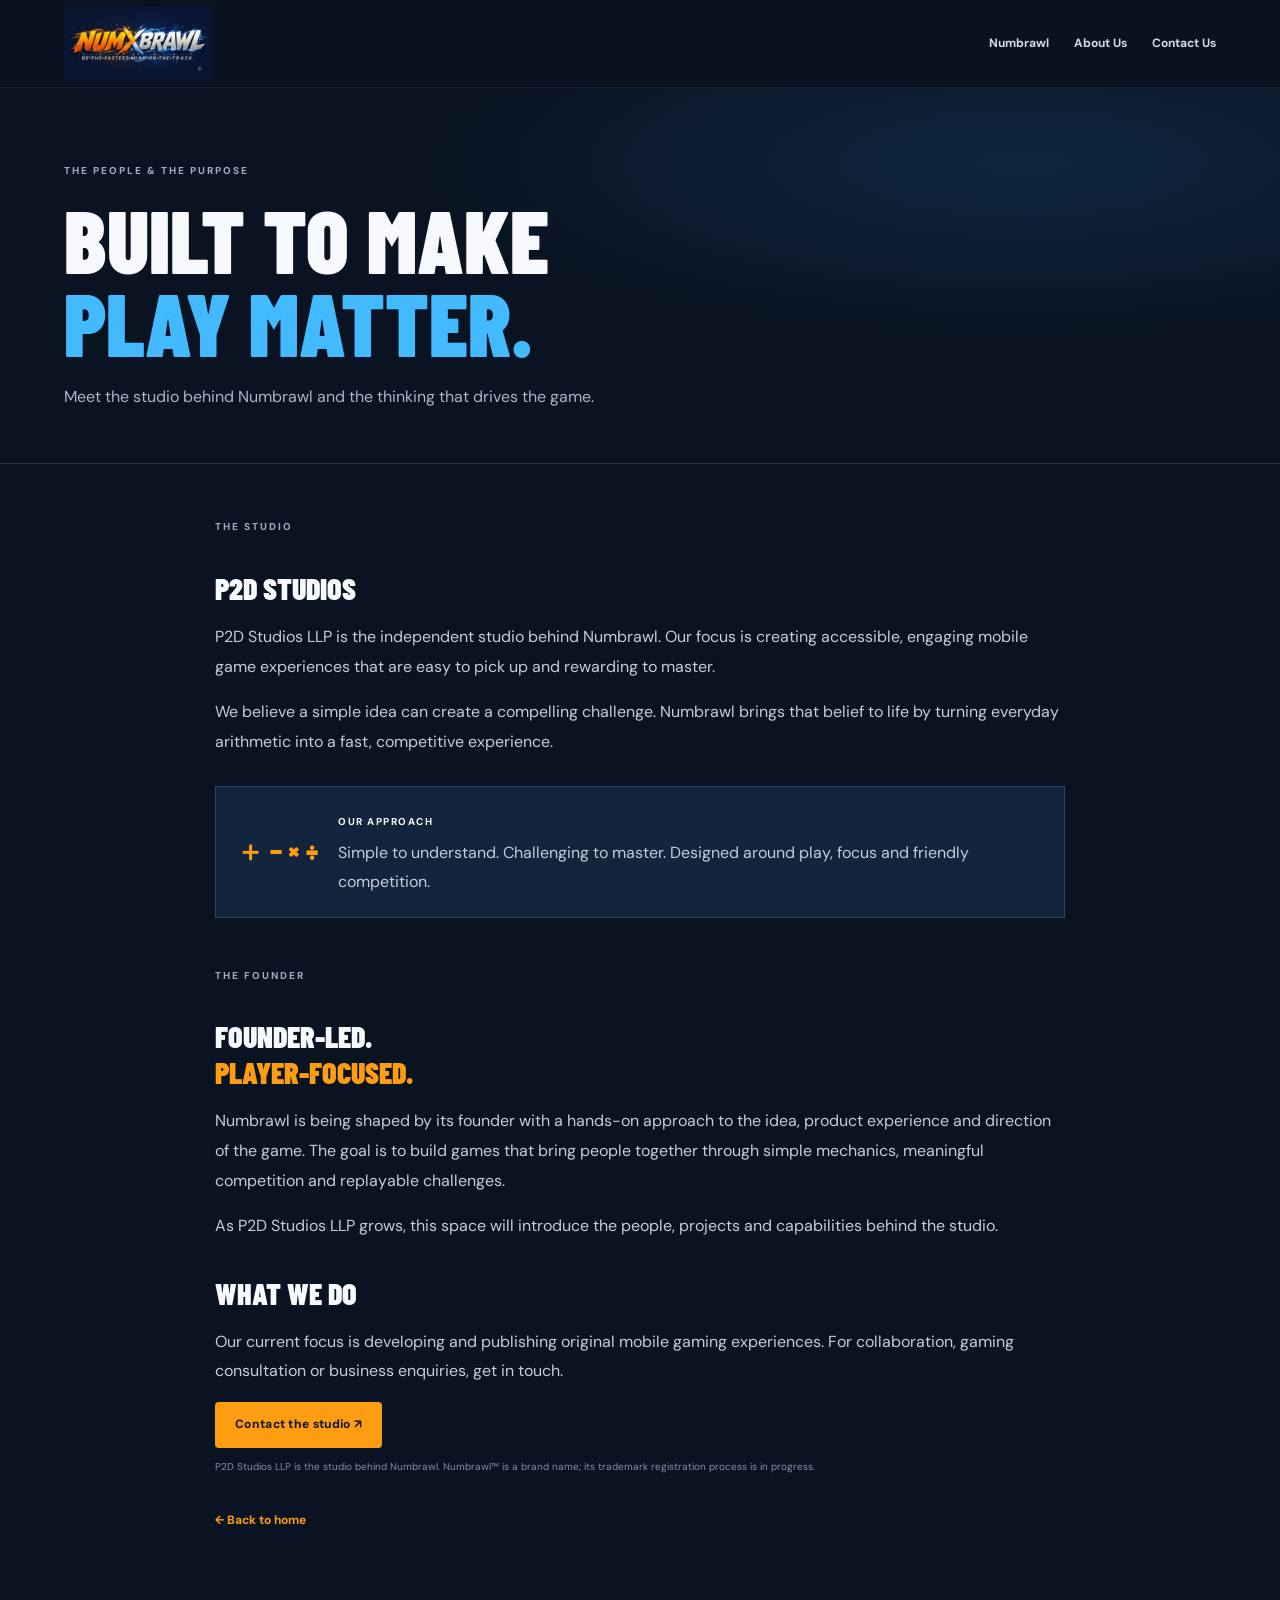
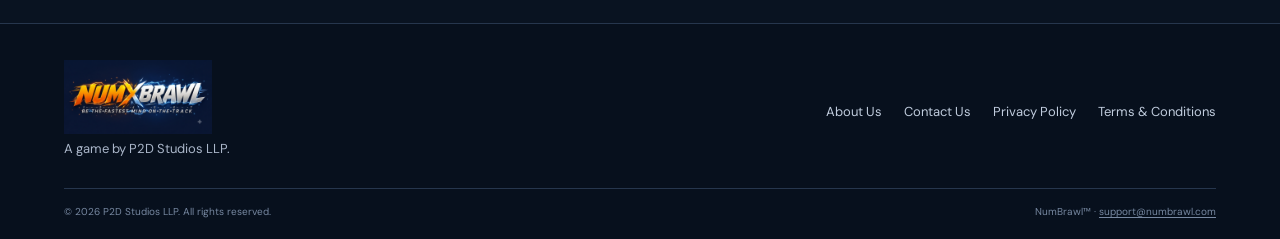
<file: about.html>
<!doctype html><html lang="en"><head><meta charset="utf-8"><meta name="viewport" content="width=device-width,initial-scale=1"><meta name="description" content="About P2D Studios, the people and thinking behind Numbrawl."><title>About — Numbrawl / P2D Studios</title><link rel="icon" href="assets/favicon.svg"><link rel="stylesheet" href="styles.css?v=29"><meta name="theme-color" content="#091321"></head><body>
<header class="site-header"><a class="brand" href="index.html" aria-label="Numbrawl home"><img src="assets/numbrawl-game-logo.png" alt="Numbrawl logo"></a><button class="menu-toggle" aria-label="Open navigation" aria-expanded="false"><span></span><span></span><span></span></button><nav class="nav" aria-label="Main navigation"><a href="index.html">Numbrawl</a><a href="about.html">About Us</a><a href="contact.html">Contact Us</a></nav></header>
<main><section class="page-hero"><div class="section-wrap"><div class="eyebrow">THE PEOPLE & THE PURPOSE</div><h1>BUILT TO MAKE<br><span class="blue">PLAY MATTER.</span></h1><p>Meet the studio behind Numbrawl and the thinking that drives the game.</p></div></section><article class="content-wrap about-content"><div class="eyebrow">THE STUDIO</div><h2>P2D STUDIOS</h2><p>P2D Studios LLP is the independent studio behind Numbrawl. Our focus is creating accessible, engaging mobile game experiences that are easy to pick up and rewarding to master.</p><p>We believe a simple idea can create a compelling challenge. Numbrawl brings that belief to life by turning everyday arithmetic into a fast, competitive experience.</p><div class="about-callout"><span class="callout-symbol">＋ − × ÷</span><div><strong>OUR APPROACH</strong><p>Simple to understand. Challenging to master. Designed around play, focus and friendly competition.</p></div></div><div class="eyebrow about-eyebrow">THE FOUNDER</div><h2>FOUNDER-LED.<br><span class="orange">PLAYER-FOCUSED.</span></h2><p>Numbrawl is being shaped by its founder with a hands-on approach to the idea, product experience and direction of the game. The goal is to build games that bring people together through simple mechanics, meaningful competition and replayable challenges.</p><p>As P2D Studios LLP grows, this space will introduce the people, projects and capabilities behind the studio.</p><h2>WHAT WE DO</h2><p>Our current focus is developing and publishing original mobile gaming experiences. For collaboration, gaming consultation or business enquiries, get in touch.</p><a class="button button-primary" href="contact.html">Contact the studio ↗</a><p class="small-note">P2D Studios LLP is the studio behind Numbrawl. Numbrawl™ is a brand name; its trademark registration process is in progress.</p><a class="back-link" href="index.html">← Back to home</a></article></main>
<footer class="site-footer"><div class="footer-main"><div><a class="brand footer-brand" href="index.html"><img src="assets/numbrawl-game-logo.png" alt="Numbrawl"></a><p>A game by P2D Studios LLP.</p></div><div class="footer-links"><a href="about.html">About Us</a><a href="contact.html">Contact Us</a><a href="privacy-policy.html">Privacy Policy</a><a href="terms.html">Terms &amp; Conditions</a></div></div><div class="footer-bottom"><span>© <span id="year">2026</span> P2D Studios LLP. All rights reserved.</span><span>NumBrawl™ · <a href="mailto:support@numbrawl.com">support@numbrawl.com</a></span></div></footer><script src="script.js"></script></body></html>
</file>
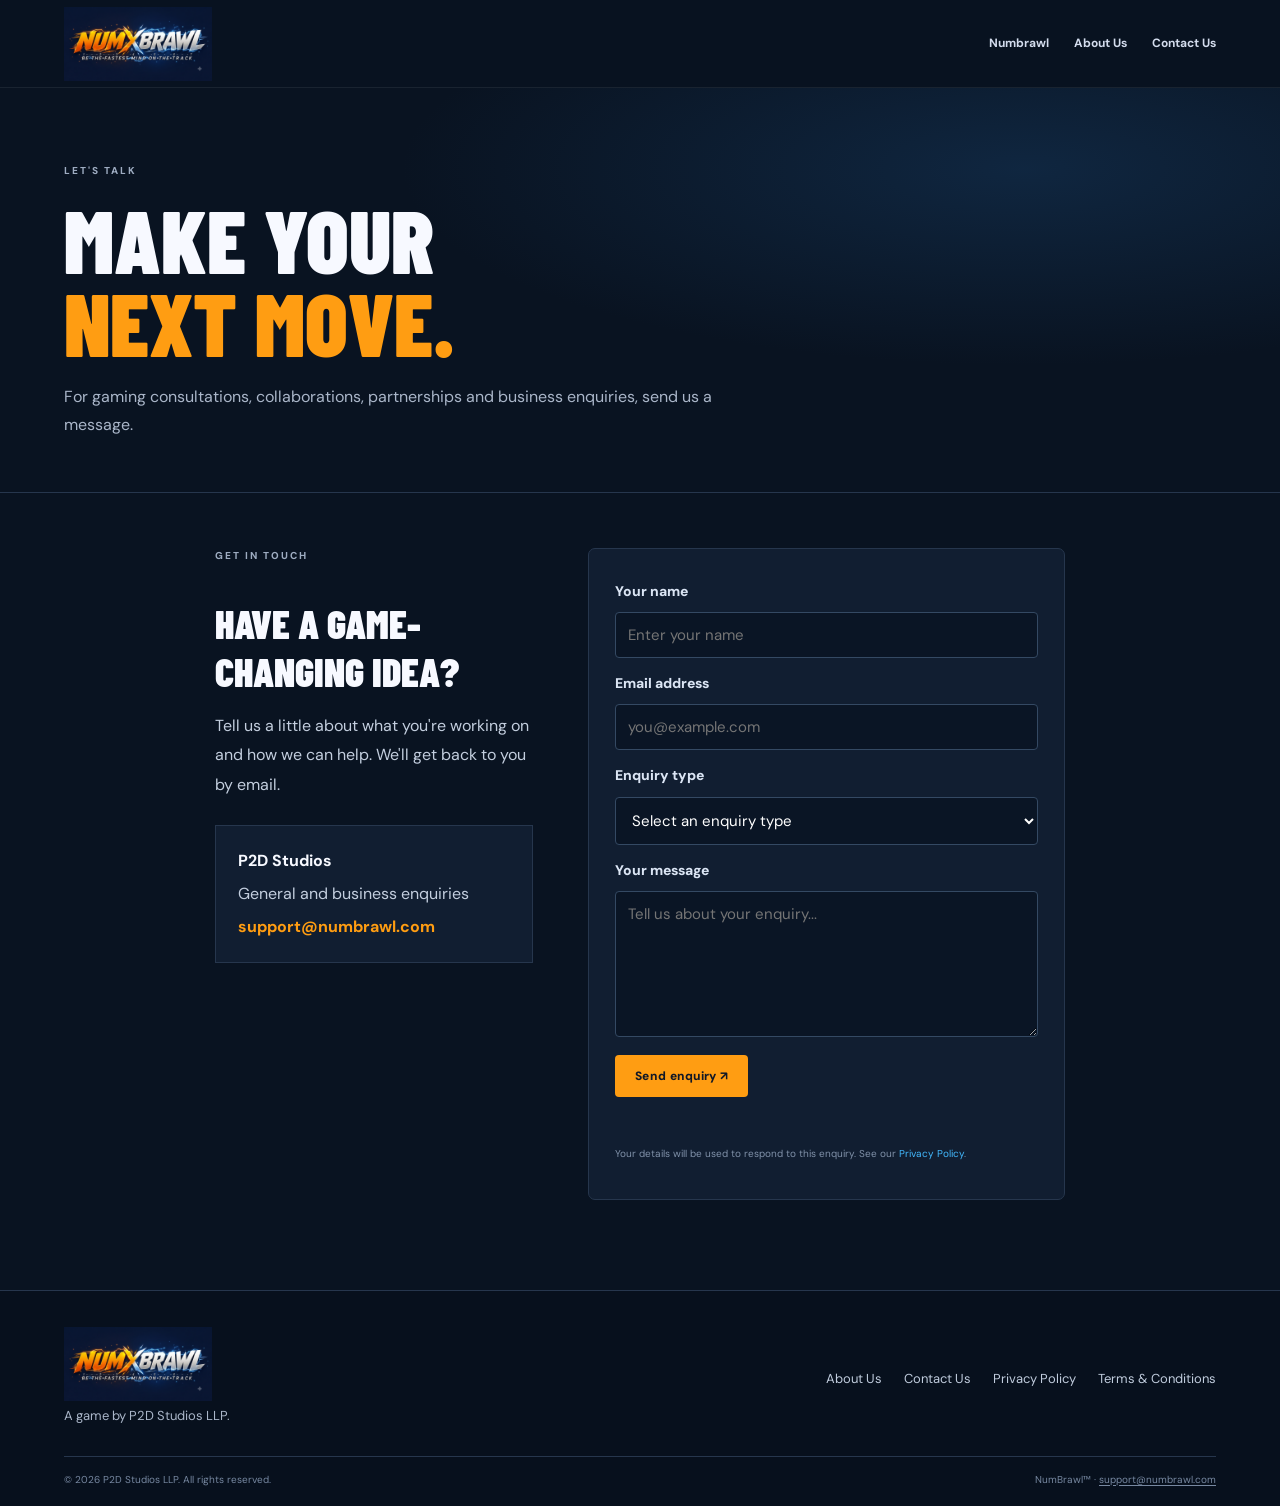
<file: contact.html>
<!doctype html><html lang="en"><head><meta charset="utf-8"><meta name="viewport" content="width=device-width,initial-scale=1"><meta name="description" content="Contact P2D Studios for gaming consultations, partnerships and business enquiries."><title>Contact Us — Numbrawl / P2D Studios</title><link rel="icon" href="assets/favicon.svg"><link rel="stylesheet" href="styles.css?v=29"><meta name="theme-color" content="#091321"></head><body>
<header class="site-header"><a class="brand" href="index.html" aria-label="Numbrawl home"><img src="assets/numbrawl-game-logo.png" alt="Numbrawl logo"></a><button class="menu-toggle" aria-label="Open navigation" aria-expanded="false"><span></span><span></span><span></span></button><nav class="nav" aria-label="Main navigation"><a href="index.html">Numbrawl</a><a href="about.html">About Us</a><a href="contact.html">Contact Us</a></nav></header>
<main><section class="page-hero"><div class="section-wrap"><div class="eyebrow">LET'S TALK</div><h1>MAKE YOUR<br><span class="orange">NEXT MOVE.</span></h1><p>For gaming consultations, collaborations, partnerships and business enquiries, send us a message.</p></div></section><section class="contact-layout content-wrap"><div><div class="eyebrow">GET IN TOUCH</div><h2>HAVE A GAME-CHANGING IDEA?</h2><p>Tell us a little about what you're working on and how we can help. We'll get back to you by email.</p><div class="contact-card"><strong>P2D Studios</strong><p>General and business enquiries</p><a href="mailto:support@numbrawl.com">support@numbrawl.com</a></div></div><form class="contact-form" id="contact-form" action="https://formsubmit.co/ajax/support@numbrawl.com" method="POST"><input type="hidden" name="_subject" value="New enquiry from the Numbrawl website"><input type="hidden" name="_template" value="table"><input type="text" name="_honey" tabindex="-1" autocomplete="off" aria-hidden="true" style="position:absolute;left:-9999px;opacity:0" ><input type="hidden" name="_captcha" value="false"><label for="name">Your name</label><input id="name" name="name" type="text" autocomplete="name" required maxlength="100" placeholder="Enter your name"><label for="email">Email address</label><input id="email" name="email" type="email" autocomplete="email" required maxlength="150" placeholder="you@example.com"><label for="type">Enquiry type</label><select id="type" name="enquiry_type" required><option value="">Select an enquiry type</option><option>Gaming consultation</option><option>Business enquiry</option><option>Partnership</option><option>Feedback</option><option>Other</option></select><label for="message">Your message</label><textarea id="message" name="message" rows="6" required maxlength="5000" placeholder="Tell us about your enquiry..."></textarea><button class="button button-primary" type="submit">Send enquiry ↗</button><p id="contact-form-status" class="form-note" role="status" aria-live="polite"></p><p class="form-note">Your details will be used to respond to this enquiry. See our <a href="privacy-policy.html">Privacy Policy</a>.</p></form></section></main>
<footer class="site-footer"><div class="footer-main"><div><a class="brand footer-brand" href="index.html"><img src="assets/numbrawl-game-logo.png" alt="Numbrawl"></a><p>A game by P2D Studios LLP.</p></div><div class="footer-links"><a href="about.html">About Us</a><a href="contact.html">Contact Us</a><a href="privacy-policy.html">Privacy Policy</a><a href="terms.html">Terms &amp; Conditions</a></div></div><div class="footer-bottom"><span>© <span id="year">2026</span> P2D Studios LLP. All rights reserved.</span><span>NumBrawl™ · <a href="mailto:support@numbrawl.com">support@numbrawl.com</a></span></div></footer><script src="script.js"></script></body></html>
</file>
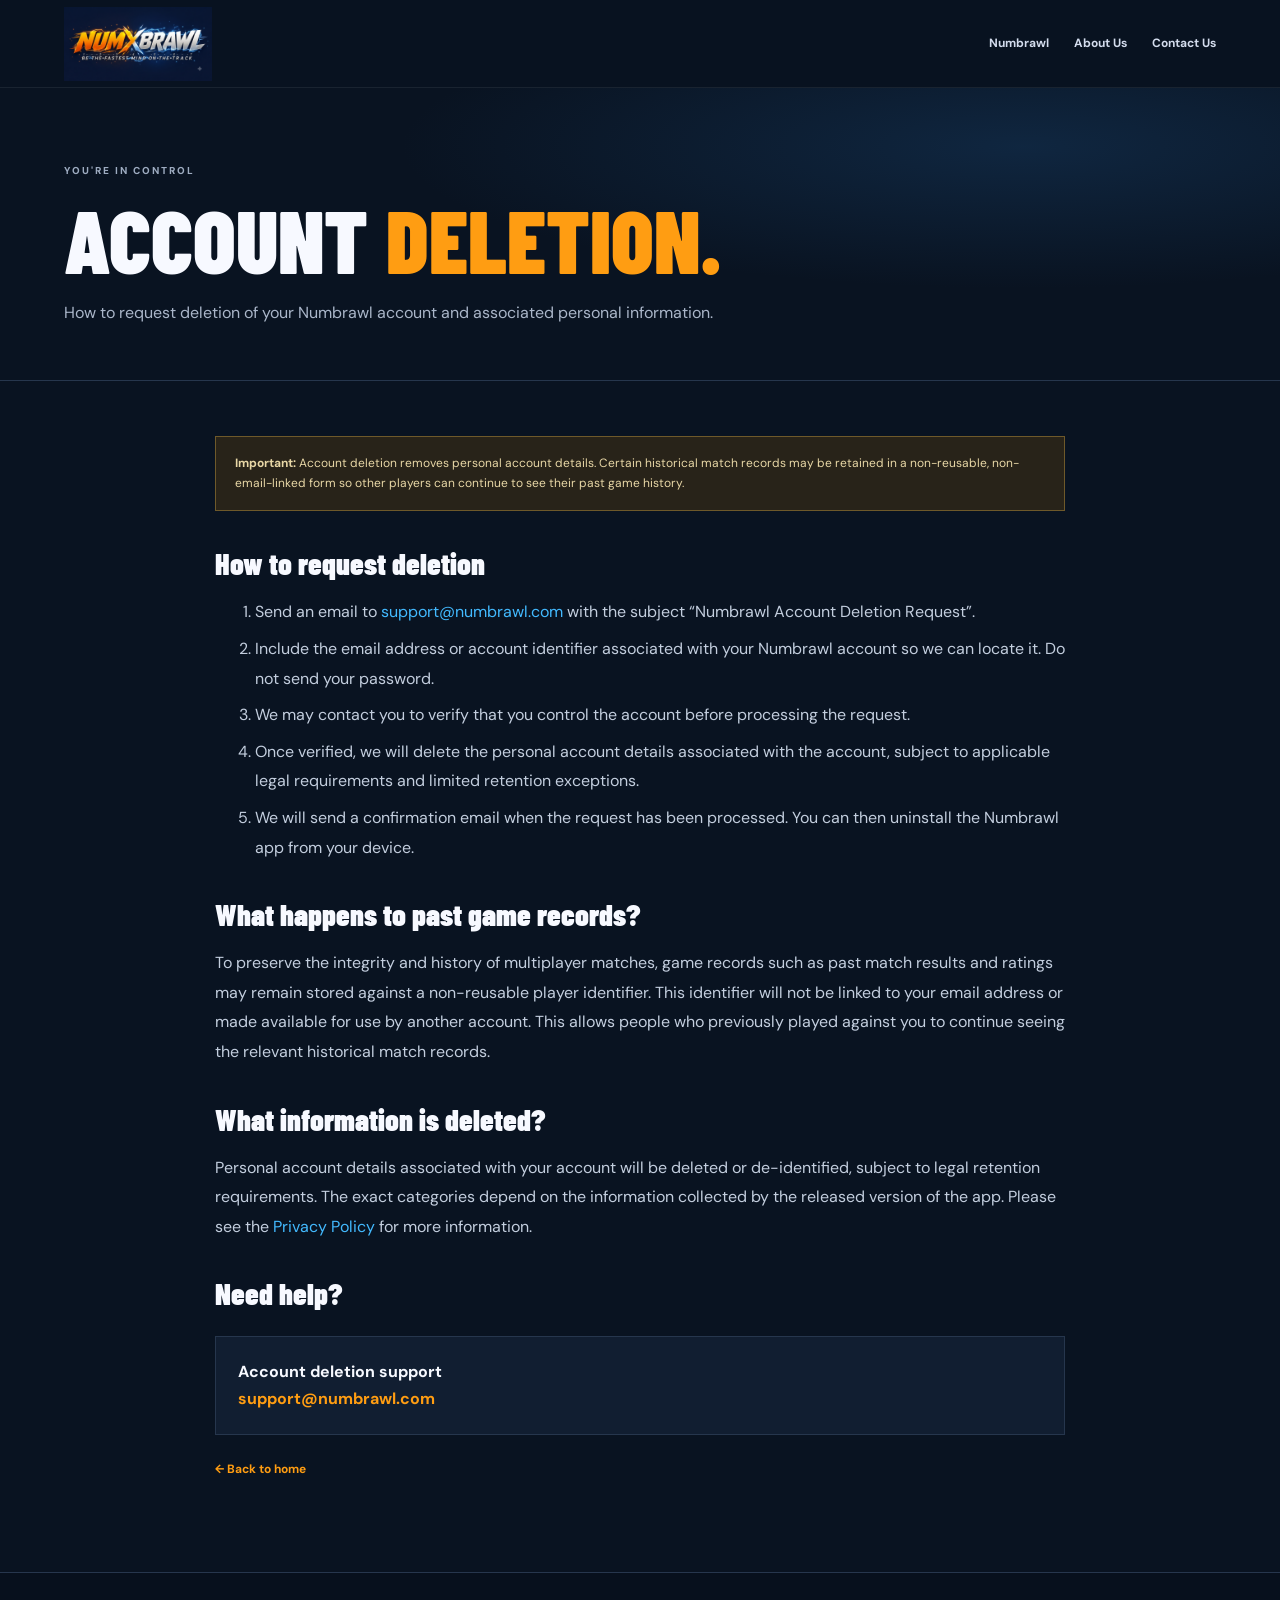
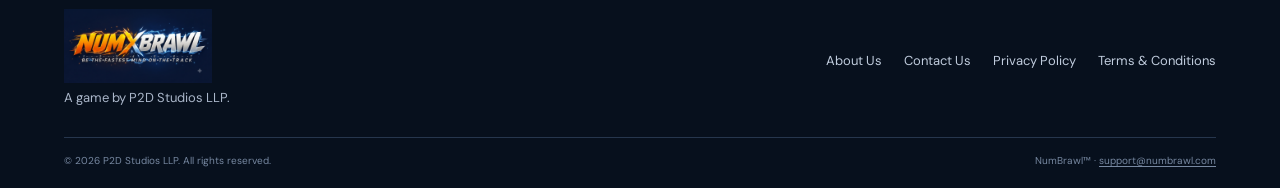
<file: delete-account.html>
<!doctype html><html lang="en"><head><meta charset="utf-8"><meta name="viewport" content="width=device-width,initial-scale=1"><meta name="description" content="How to request deletion of your Numbrawl account and personal data."><title>Account Deletion — Numbrawl</title><link rel="icon" href="assets/favicon.svg"><link rel="stylesheet" href="styles.css?v=29"><meta name="theme-color" content="#091321"></head><body>
<header class="site-header"><a class="brand" href="index.html" aria-label="Numbrawl home"><img src="assets/numbrawl-game-logo.png" alt="Numbrawl logo"></a><button class="menu-toggle" aria-label="Open navigation" aria-expanded="false"><span></span><span></span><span></span></button><nav class="nav" aria-label="Main navigation"><a href="index.html">Numbrawl</a><a href="about.html">About Us</a><a href="contact.html">Contact Us</a></nav></header>
<main><section class="page-hero"><div class="section-wrap"><div class="eyebrow">YOU'RE IN CONTROL</div><h1>ACCOUNT <span class="accent">DELETION.</span></h1><p>How to request deletion of your Numbrawl account and associated personal information.</p></div></section><article class="content-wrap"><div class="notice"><strong>Important:</strong> Account deletion removes personal account details. Certain historical match records may be retained in a non-reusable, non-email-linked form so other players can continue to see their past game history.</div><h2>How to request deletion</h2><ol><li>Send an email to <a href="mailto:support@numbrawl.com?subject=Numbrawl%20Account%20Deletion%20Request">support@numbrawl.com</a> with the subject “Numbrawl Account Deletion Request”.</li><li>Include the email address or account identifier associated with your Numbrawl account so we can locate it. Do not send your password.</li><li>We may contact you to verify that you control the account before processing the request.</li><li>Once verified, we will delete the personal account details associated with the account, subject to applicable legal requirements and limited retention exceptions.</li><li>We will send a confirmation email when the request has been processed. You can then uninstall the Numbrawl app from your device.</li></ol><h2>What happens to past game records?</h2><p>To preserve the integrity and history of multiplayer matches, game records such as past match results and ratings may remain stored against a non-reusable player identifier. This identifier will not be linked to your email address or made available for use by another account. This allows people who previously played against you to continue seeing the relevant historical match records.</p><h2>What information is deleted?</h2><p>Personal account details associated with your account will be deleted or de-identified, subject to legal retention requirements. The exact categories depend on the information collected by the released version of the app. Please see the <a href="privacy-policy.html">Privacy Policy</a> for more information.</p><h2>Need help?</h2><div class="contact-card"><strong>Account deletion support</strong><br><a href="mailto:support@numbrawl.com?subject=Numbrawl%20Account%20Deletion%20Request">support@numbrawl.com</a></div><a class="back-link" href="index.html">← Back to home</a></article></main>
<footer class="site-footer"><div class="footer-main"><div><a class="brand footer-brand" href="index.html"><img src="assets/numbrawl-game-logo.png" alt="Numbrawl"></a><p>A game by P2D Studios LLP.</p></div><div class="footer-links"><a href="about.html">About Us</a><a href="contact.html">Contact Us</a><a href="privacy-policy.html">Privacy Policy</a><a href="terms.html">Terms &amp; Conditions</a></div></div><div class="footer-bottom"><span>© <span id="year">2026</span> P2D Studios LLP. All rights reserved.</span><span>NumBrawl™ · <a href="mailto:support@numbrawl.com">support@numbrawl.com</a></span></div></footer><script src="script.js"></script></body></html>
</file>
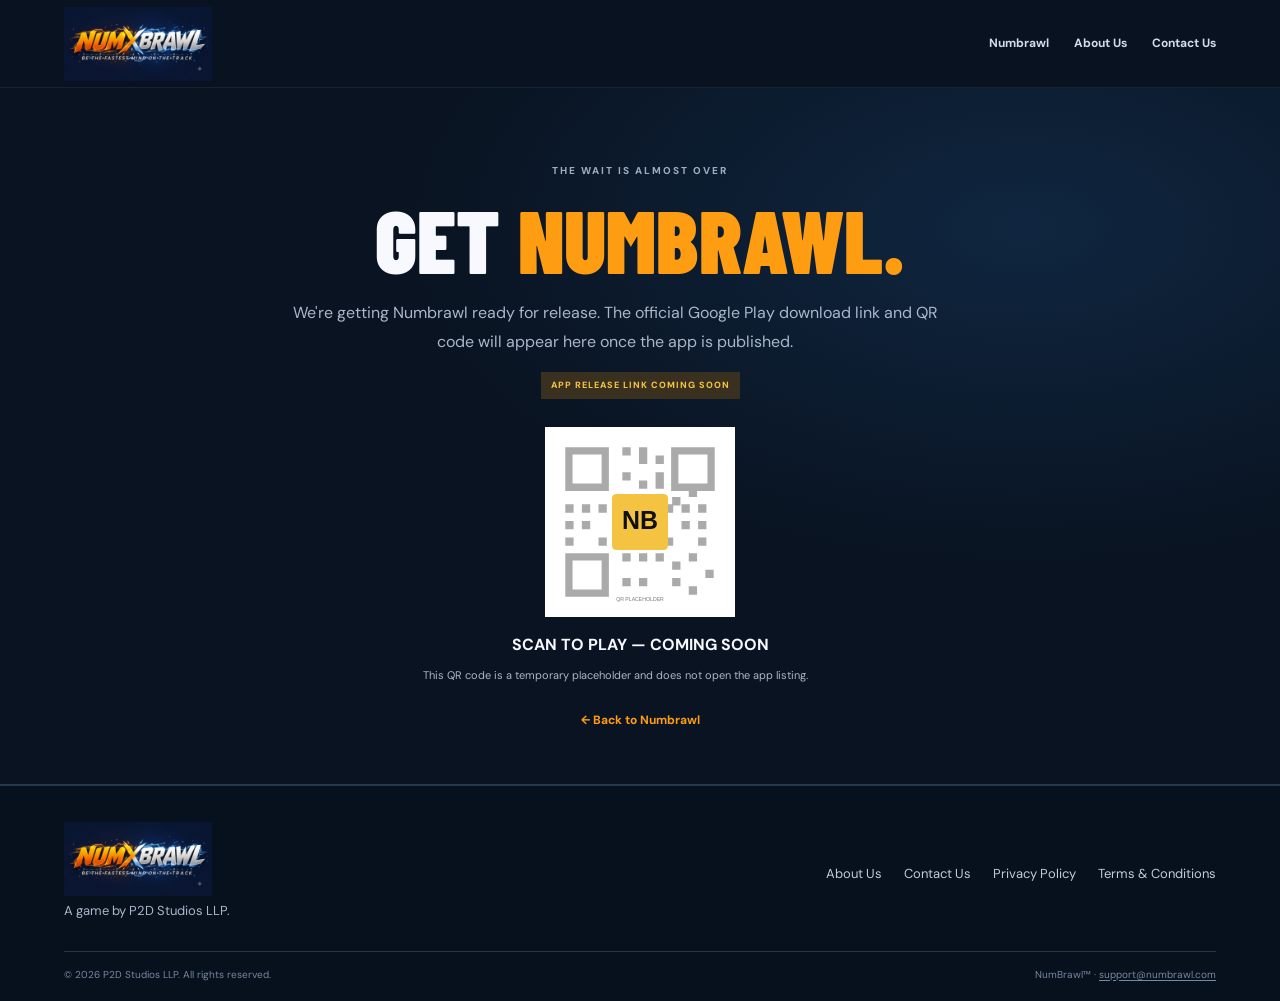
<file: download.html>
<!doctype html><html lang="en"><head><meta charset="utf-8"><meta name="viewport" content="width=device-width,initial-scale=1"><meta name="description" content="Download Numbrawl. Official app download information."><title>Get Numbrawl</title><link rel="icon" href="assets/favicon.svg"><link rel="stylesheet" href="styles.css?v=29"><meta name="theme-color" content="#091321"></head><body>
<header class="site-header"><a class="brand" href="index.html" aria-label="Numbrawl home"><img src="assets/numbrawl-game-logo.png" alt="Numbrawl logo"></a><button class="menu-toggle" aria-label="Open navigation" aria-expanded="false"><span></span><span></span><span></span></button><nav class="nav" aria-label="Main navigation"><a href="index.html">Numbrawl</a><a href="about.html">About Us</a><a href="contact.html">Contact Us</a></nav></header>
<main><section class="page-hero"><div class="section-wrap download-page"><div class="eyebrow" style="justify-content:center">THE WAIT IS ALMOST OVER</div><h1>GET <span class="accent">NUMBRAWL.</span></h1><p>We're getting Numbrawl ready for release. The official Google Play download link and QR code will appear here once the app is published.</p><span class="placeholder-label">APP RELEASE LINK COMING SOON</span><div class="qr-frame"><img src="assets/download-qr-placeholder.svg" alt="Placeholder image. QR code will be added when the app is published."></div><strong>SCAN TO PLAY — COMING SOON</strong><p style="font-size:11px;margin-top:8px">This QR code is a temporary placeholder and does not open the app listing.</p><a class="back-link" href="index.html">← Back to Numbrawl</a></div></section></main>
<footer class="site-footer"><div class="footer-main"><div><a class="brand footer-brand" href="index.html"><img src="assets/numbrawl-game-logo.png" alt="Numbrawl"></a><p>A game by P2D Studios LLP.</p></div><div class="footer-links"><a href="about.html">About Us</a><a href="contact.html">Contact Us</a><a href="privacy-policy.html">Privacy Policy</a><a href="terms.html">Terms &amp; Conditions</a></div></div><div class="footer-bottom"><span>© <span id="year">2026</span> P2D Studios LLP. All rights reserved.</span><span>NumBrawl™ · <a href="mailto:support@numbrawl.com">support@numbrawl.com</a></span></div></footer><script src="script.js"></script></body></html>
</file>
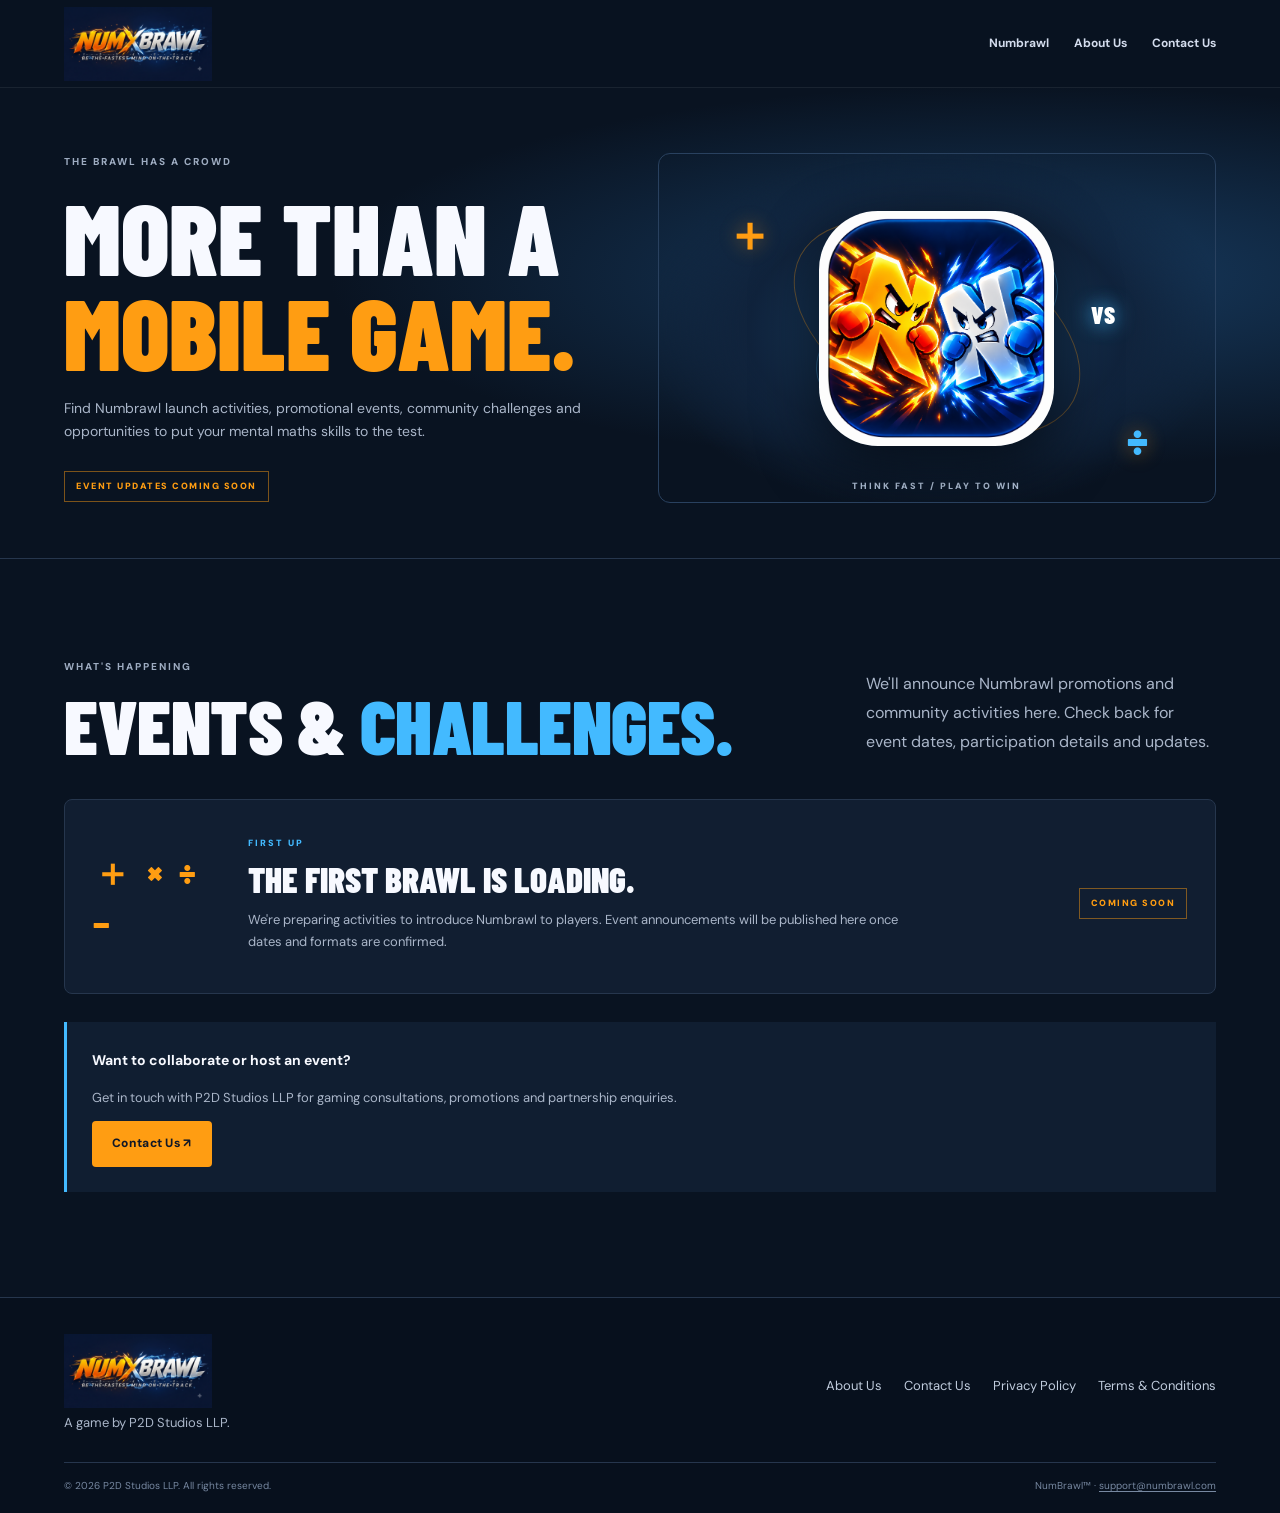
<file: events.html>
<!doctype html><html lang="en"><head><meta charset="utf-8"><meta name="viewport" content="width=device-width,initial-scale=1"><meta name="theme-color" content="#091321"><meta name="description" content="Numbrawl events, community challenges and game promotions."><title>Events — Numbrawl</title><link rel="icon" href="assets/favicon.svg"><link rel="stylesheet" href="styles.css?v=29"></head><body><header class="site-header"><a class="brand" href="index.html" aria-label="Numbrawl home"><img src="assets/numbrawl-game-logo.png" alt="Numbrawl logo"></a><button class="menu-toggle" aria-label="Open navigation" aria-expanded="false"><span></span><span></span><span></span></button><nav class="nav" aria-label="Main navigation"><a href="index.html">Numbrawl</a><a href="about.html">About Us</a><a href="contact.html">Contact Us</a></nav></header>
<main><section class="events-hero"><div class="events-hero-inner section-wrap"><div class="events-hero-copy"><div class="eyebrow">THE BRAWL HAS A CROWD</div><h1>MORE THAN A<br><span class="orange">MOBILE GAME.</span></h1><p>Find Numbrawl launch activities, promotional events, community challenges and opportunities to put your mental maths skills to the test.</p><span class="event-status">EVENT UPDATES COMING SOON</span></div><div class="events-hero-art"><div class="event-orbit orbit-one"></div><div class="event-orbit orbit-two"></div><img src="assets/numbrawl-app-icon.png" alt="Numbrawl game icon"><span class="event-math math-one">＋</span><span class="event-math math-two">÷</span><span class="event-vs">VS</span><div class="event-art-label">THINK FAST / PLAY TO WIN</div></div></div></section>
<section class="section section-wrap"><div class="section-heading"><div><div class="eyebrow">WHAT'S HAPPENING</div><h2>EVENTS & <span class="blue">CHALLENGES.</span></h2></div><p>We'll announce Numbrawl promotions and community activities here. Check back for event dates, participation details and updates.</p></div><div class="event-coming-card"><div class="event-card-symbol">＋ × ÷ −</div><div><span class="mode-kicker">FIRST UP</span><h3>THE FIRST BRAWL IS LOADING.</h3><p>We're preparing activities to introduce Numbrawl to players. Event announcements will be published here once dates and formats are confirmed.</p></div><span class="event-status">COMING SOON</span></div><div class="event-note"><strong>Want to collaborate or host an event?</strong><p>Get in touch with P2D Studios LLP for gaming consultations, promotions and partnership enquiries.</p><a class="button button-primary" href="contact.html">Contact Us ↗</a></div></section></main>
<footer class="site-footer"><div class="footer-main"><div><a class="brand footer-brand" href="index.html"><img src="assets/numbrawl-game-logo.png" alt="Numbrawl"></a><p>A game by P2D Studios LLP.</p></div><div class="footer-links"><a href="about.html">About Us</a><a href="contact.html">Contact Us</a><a href="privacy-policy.html">Privacy Policy</a><a href="terms.html">Terms &amp; Conditions</a></div></div><div class="footer-bottom"><span>© <span id="year">2026</span> P2D Studios LLP. All rights reserved.</span><span>NumBrawl™ · <a href="mailto:support@numbrawl.com">support@numbrawl.com</a></span></div></footer><script src="script.js"></script></body></html>
</file>
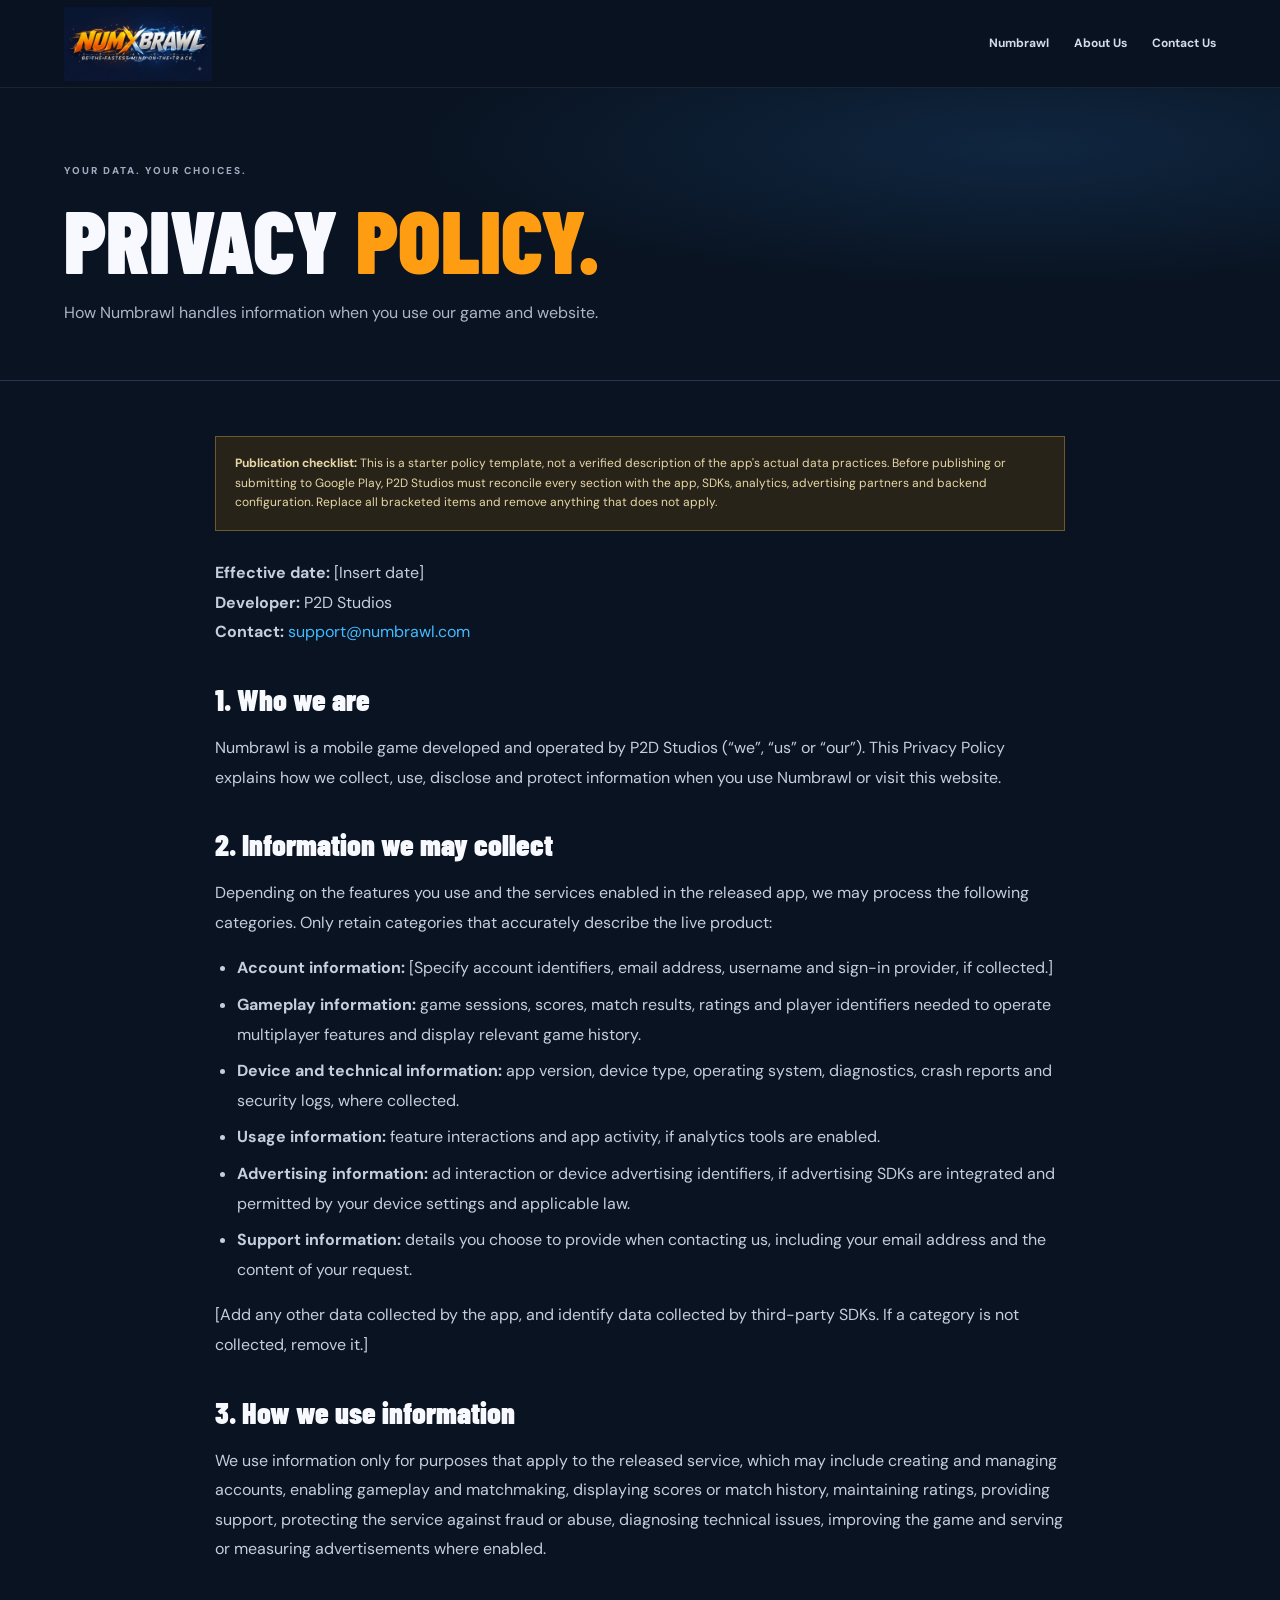
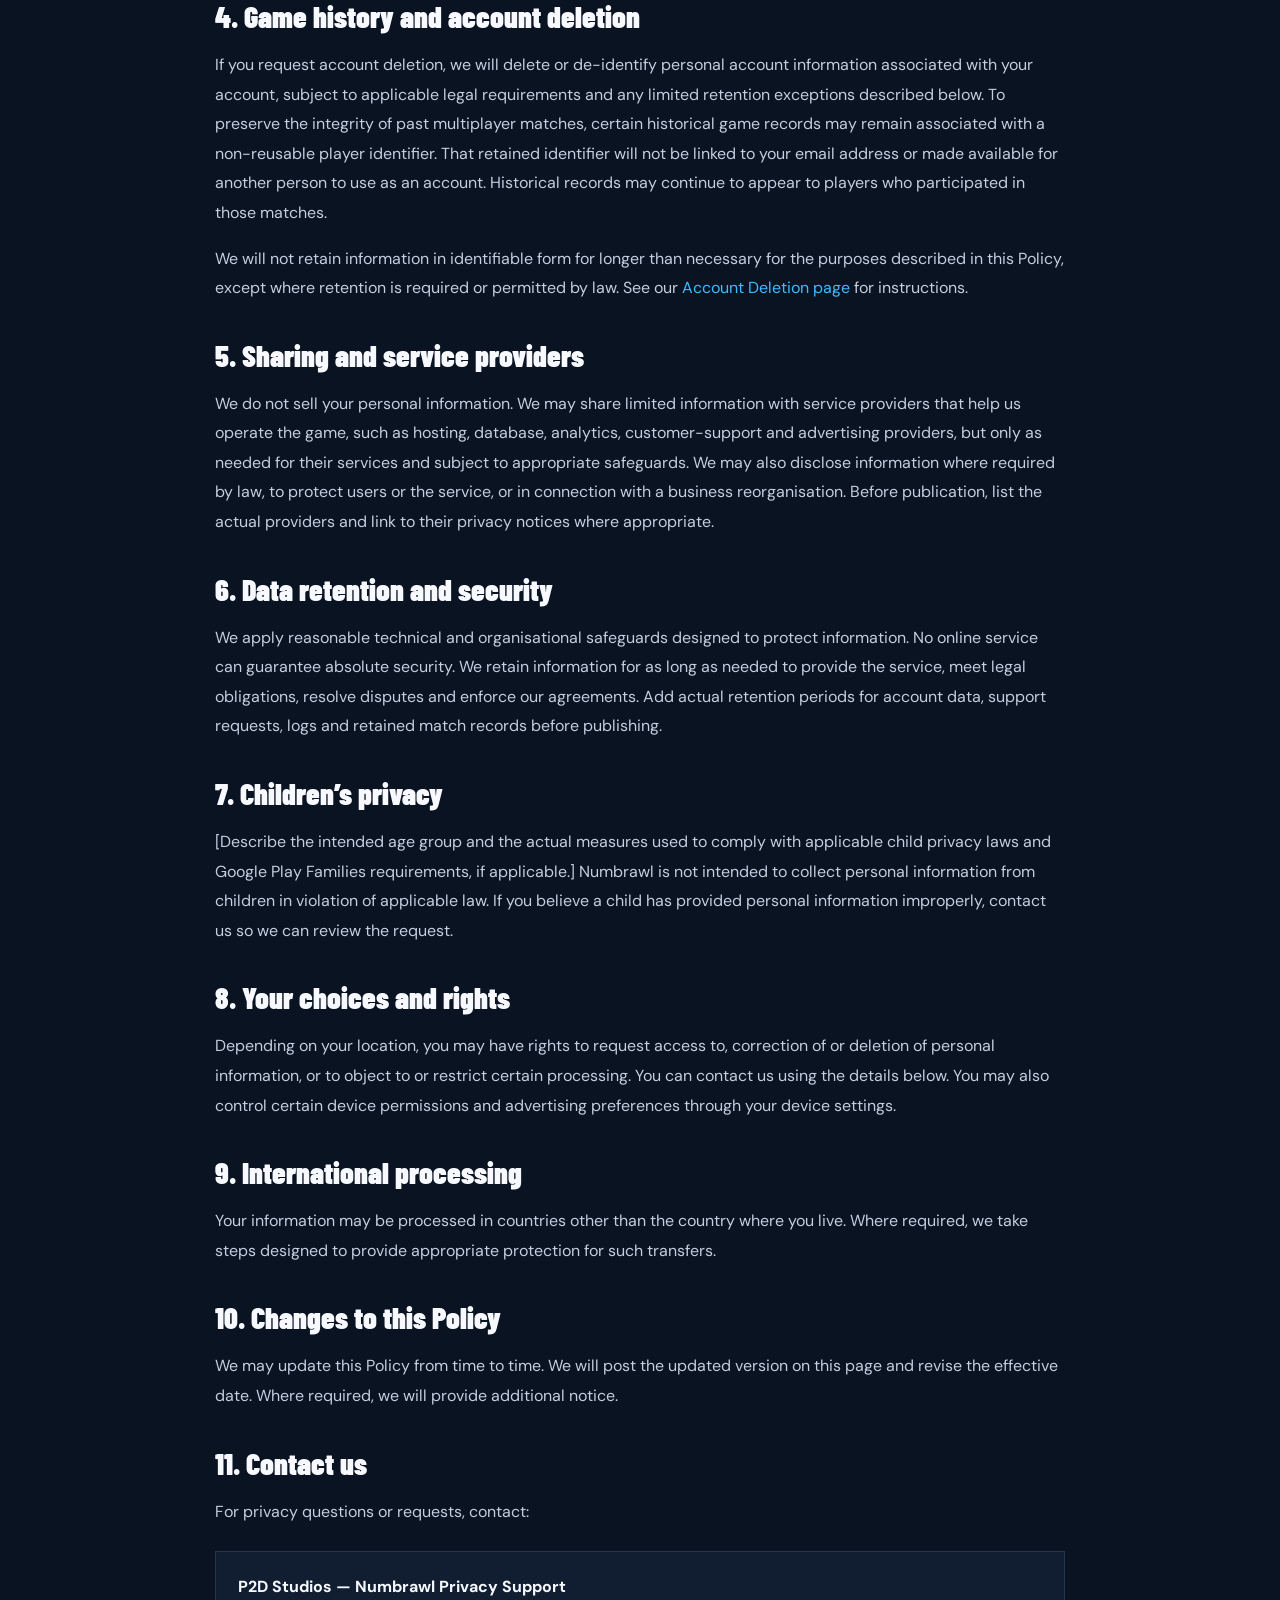
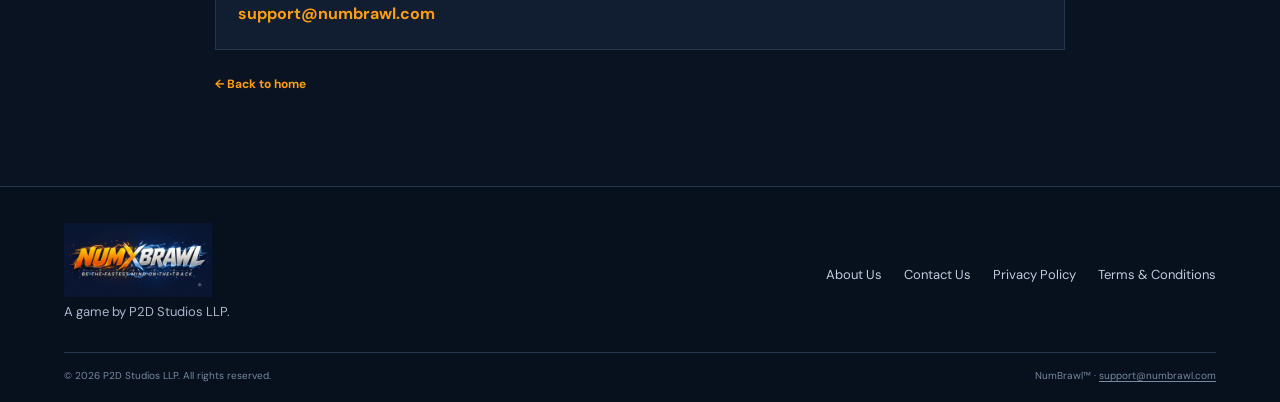
<file: privacy-policy.html>
<!doctype html><html lang="en"><head><meta charset="utf-8"><meta name="viewport" content="width=device-width,initial-scale=1"><meta name="description" content="Numbrawl Privacy Policy."><title>Privacy Policy — Numbrawl</title><link rel="icon" href="assets/favicon.svg"><link rel="stylesheet" href="styles.css?v=29"><meta name="theme-color" content="#091321"></head><body>
<header class="site-header"><a class="brand" href="index.html" aria-label="Numbrawl home"><img src="assets/numbrawl-game-logo.png" alt="Numbrawl logo"></a><button class="menu-toggle" aria-label="Open navigation" aria-expanded="false"><span></span><span></span><span></span></button><nav class="nav" aria-label="Main navigation"><a href="index.html">Numbrawl</a><a href="about.html">About Us</a><a href="contact.html">Contact Us</a></nav></header>
<main><section class="page-hero"><div class="section-wrap"><div class="eyebrow">YOUR DATA. YOUR CHOICES.</div><h1>PRIVACY <span class="accent">POLICY.</span></h1><p>How Numbrawl handles information when you use our game and website.</p></div></section><article class="content-wrap"><div class="notice"><strong>Publication checklist:</strong> This is a starter policy template, not a verified description of the app's actual data practices. Before publishing or submitting to Google Play, P2D Studios must reconcile every section with the app, SDKs, analytics, advertising partners and backend configuration. Replace all bracketed items and remove anything that does not apply.</div><p><strong>Effective date:</strong> [Insert date]<br><strong>Developer:</strong> P2D Studios<br><strong>Contact:</strong> <a href="mailto:support@numbrawl.com">support@numbrawl.com</a></p>
<h2>1. Who we are</h2><p>Numbrawl is a mobile game developed and operated by P2D Studios (“we”, “us” or “our”). This Privacy Policy explains how we collect, use, disclose and protect information when you use Numbrawl or visit this website.</p>
<h2>2. Information we may collect</h2><p>Depending on the features you use and the services enabled in the released app, we may process the following categories. Only retain categories that accurately describe the live product:</p><ul><li><strong>Account information:</strong> [Specify account identifiers, email address, username and sign-in provider, if collected.]</li><li><strong>Gameplay information:</strong> game sessions, scores, match results, ratings and player identifiers needed to operate multiplayer features and display relevant game history.</li><li><strong>Device and technical information:</strong> app version, device type, operating system, diagnostics, crash reports and security logs, where collected.</li><li><strong>Usage information:</strong> feature interactions and app activity, if analytics tools are enabled.</li><li><strong>Advertising information:</strong> ad interaction or device advertising identifiers, if advertising SDKs are integrated and permitted by your device settings and applicable law.</li><li><strong>Support information:</strong> details you choose to provide when contacting us, including your email address and the content of your request.</li></ul><p>[Add any other data collected by the app, and identify data collected by third-party SDKs. If a category is not collected, remove it.]</p>
<h2>3. How we use information</h2><p>We use information only for purposes that apply to the released service, which may include creating and managing accounts, enabling gameplay and matchmaking, displaying scores or match history, maintaining ratings, providing support, protecting the service against fraud or abuse, diagnosing technical issues, improving the game and serving or measuring advertisements where enabled.</p>
<h2>4. Game history and account deletion</h2><p>If you request account deletion, we will delete or de-identify personal account information associated with your account, subject to applicable legal requirements and any limited retention exceptions described below. To preserve the integrity of past multiplayer matches, certain historical game records may remain associated with a non-reusable player identifier. That retained identifier will not be linked to your email address or made available for another person to use as an account. Historical records may continue to appear to players who participated in those matches.</p><p>We will not retain information in identifiable form for longer than necessary for the purposes described in this Policy, except where retention is required or permitted by law. See our <a href="delete-account.html">Account Deletion page</a> for instructions.</p>
<h2>5. Sharing and service providers</h2><p>We do not sell your personal information. We may share limited information with service providers that help us operate the game, such as hosting, database, analytics, customer-support and advertising providers, but only as needed for their services and subject to appropriate safeguards. We may also disclose information where required by law, to protect users or the service, or in connection with a business reorganisation. Before publication, list the actual providers and link to their privacy notices where appropriate.</p>
<h2>6. Data retention and security</h2><p>We apply reasonable technical and organisational safeguards designed to protect information. No online service can guarantee absolute security. We retain information for as long as needed to provide the service, meet legal obligations, resolve disputes and enforce our agreements. Add actual retention periods for account data, support requests, logs and retained match records before publishing.</p>
<h2>7. Children’s privacy</h2><p>[Describe the intended age group and the actual measures used to comply with applicable child privacy laws and Google Play Families requirements, if applicable.] Numbrawl is not intended to collect personal information from children in violation of applicable law. If you believe a child has provided personal information improperly, contact us so we can review the request.</p>
<h2>8. Your choices and rights</h2><p>Depending on your location, you may have rights to request access to, correction of or deletion of personal information, or to object to or restrict certain processing. You can contact us using the details below. You may also control certain device permissions and advertising preferences through your device settings.</p>
<h2>9. International processing</h2><p>Your information may be processed in countries other than the country where you live. Where required, we take steps designed to provide appropriate protection for such transfers.</p>
<h2>10. Changes to this Policy</h2><p>We may update this Policy from time to time. We will post the updated version on this page and revise the effective date. Where required, we will provide additional notice.</p>
<h2>11. Contact us</h2><p>For privacy questions or requests, contact:</p><div class="contact-card"><strong>P2D Studios — Numbrawl Privacy Support</strong><br><a href="mailto:support@numbrawl.com">support@numbrawl.com</a></div><a class="back-link" href="index.html">← Back to home</a></article></main>
<footer class="site-footer"><div class="footer-main"><div><a class="brand footer-brand" href="index.html"><img src="assets/numbrawl-game-logo.png" alt="Numbrawl"></a><p>A game by P2D Studios LLP.</p></div><div class="footer-links"><a href="about.html">About Us</a><a href="contact.html">Contact Us</a><a href="privacy-policy.html">Privacy Policy</a><a href="terms.html">Terms &amp; Conditions</a></div></div><div class="footer-bottom"><span>© <span id="year">2026</span> P2D Studios LLP. All rights reserved.</span><span>NumBrawl™ · <a href="mailto:support@numbrawl.com">support@numbrawl.com</a></span></div></footer><script src="script.js"></script></body></html>
</file>
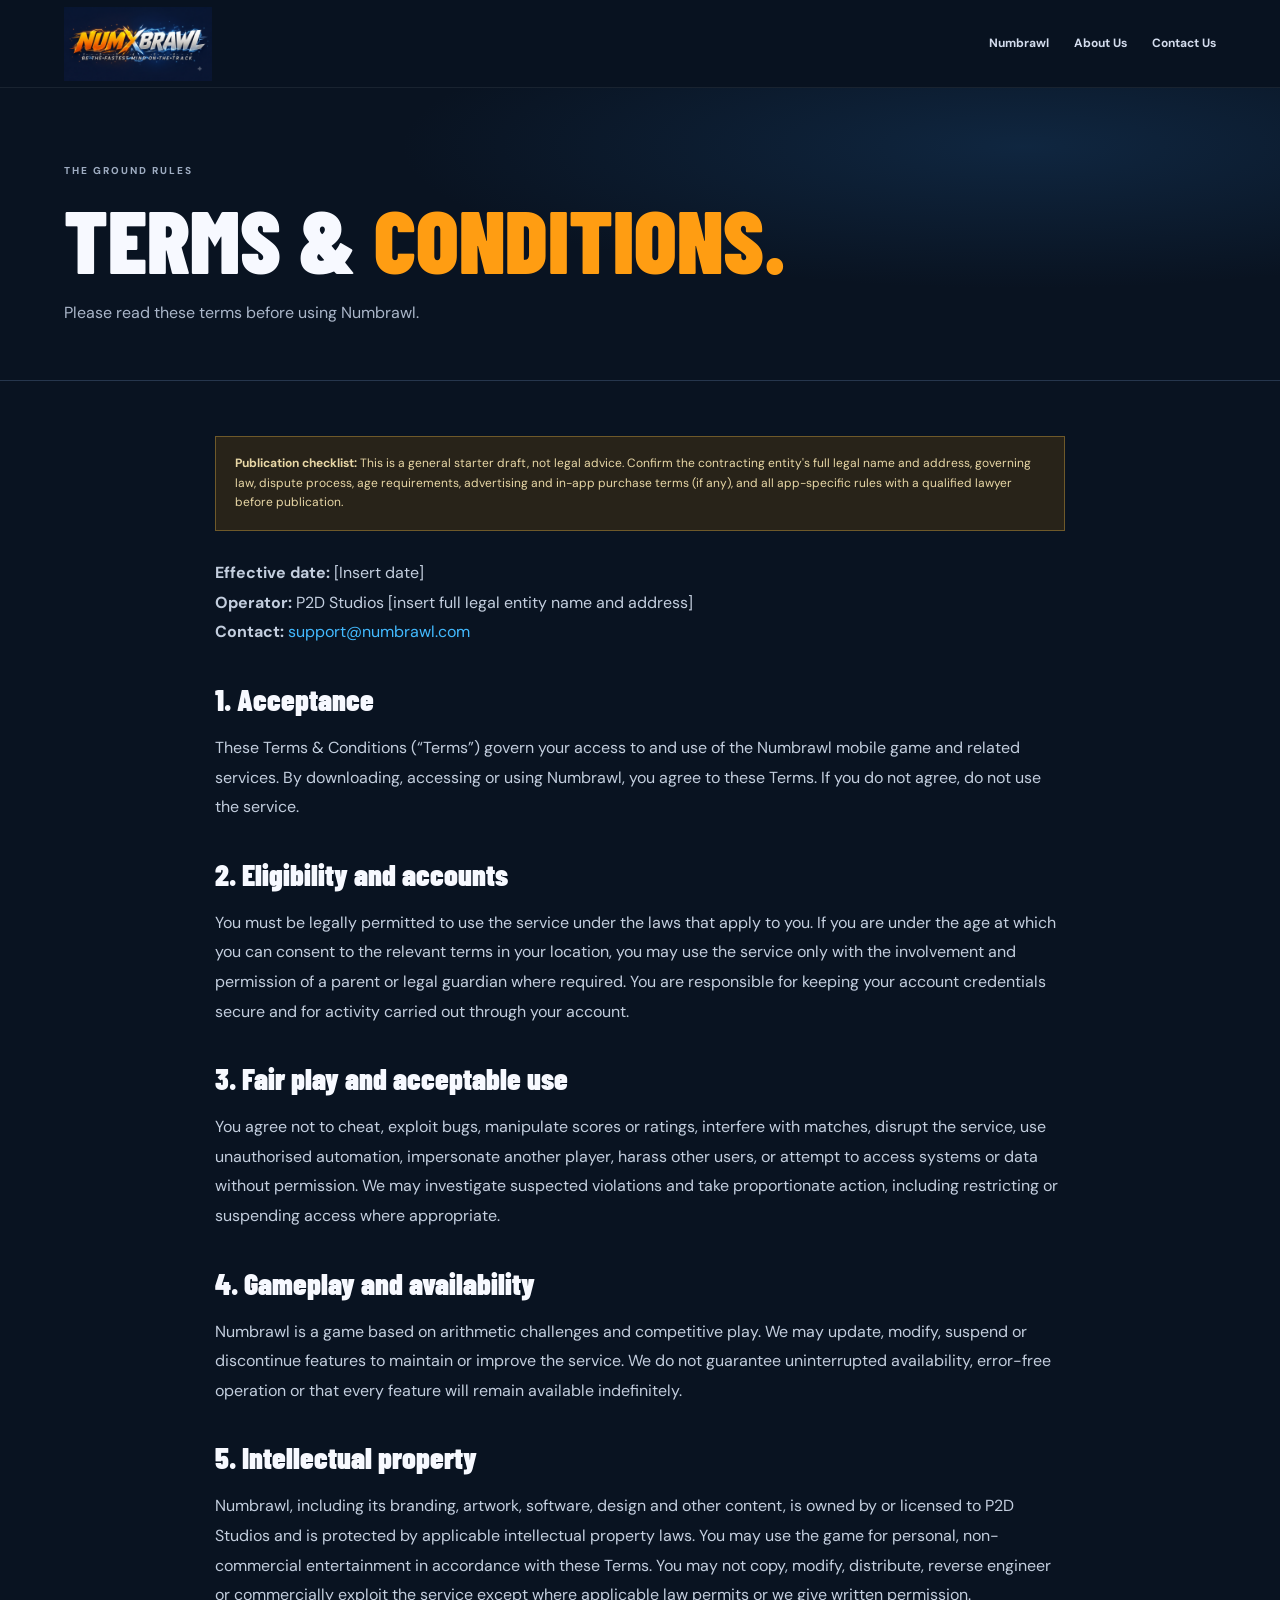
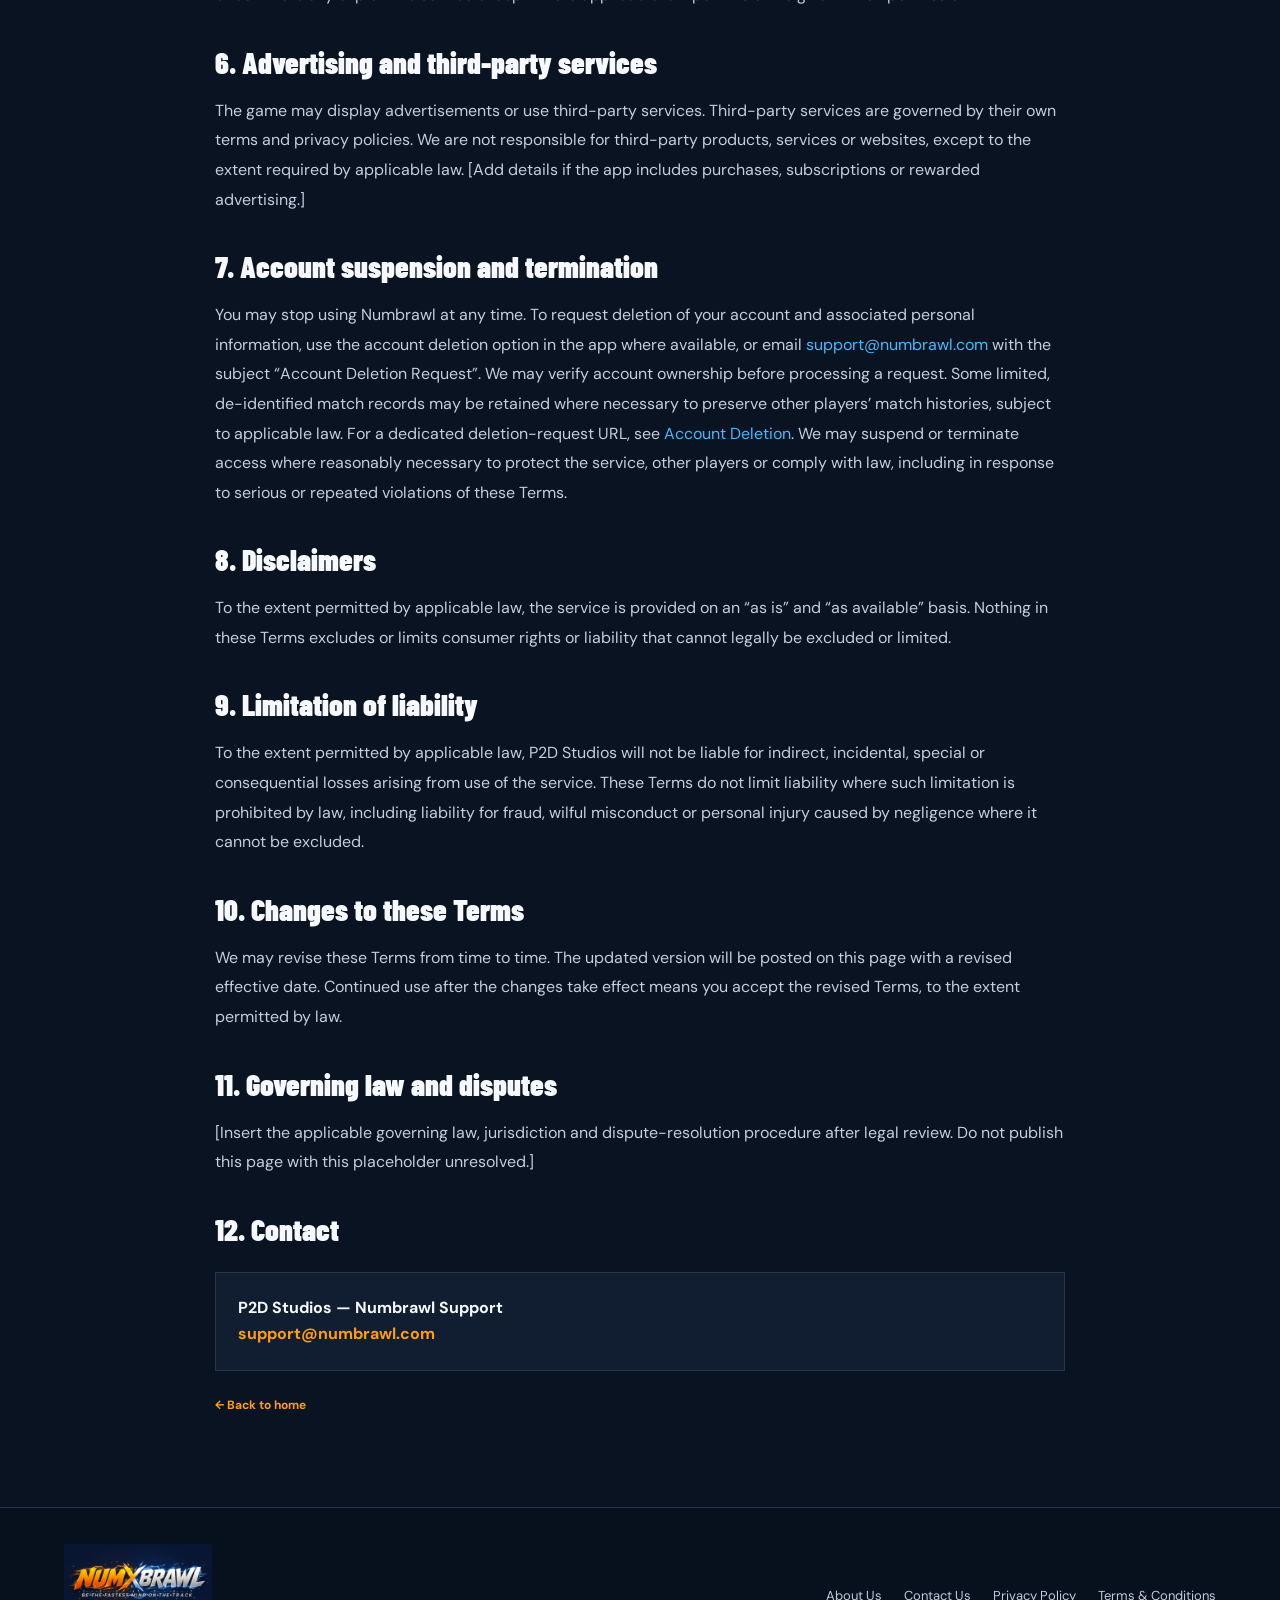
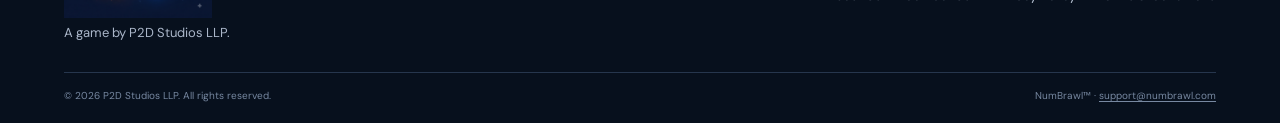
<file: terms.html>
<!doctype html><html lang="en"><head><meta charset="utf-8"><meta name="viewport" content="width=device-width,initial-scale=1"><meta name="description" content="Numbrawl Terms and Conditions."><title>Terms &amp; Conditions — Numbrawl</title><link rel="icon" href="assets/favicon.svg"><link rel="stylesheet" href="styles.css?v=29"><meta name="theme-color" content="#091321"></head><body>
<header class="site-header"><a class="brand" href="index.html" aria-label="Numbrawl home"><img src="assets/numbrawl-game-logo.png" alt="Numbrawl logo"></a><button class="menu-toggle" aria-label="Open navigation" aria-expanded="false"><span></span><span></span><span></span></button><nav class="nav" aria-label="Main navigation"><a href="index.html">Numbrawl</a><a href="about.html">About Us</a><a href="contact.html">Contact Us</a></nav></header>
<main><section class="page-hero"><div class="section-wrap"><div class="eyebrow">THE GROUND RULES</div><h1>TERMS &amp; <span class="accent">CONDITIONS.</span></h1><p>Please read these terms before using Numbrawl.</p></div></section><article class="content-wrap"><div class="notice"><strong>Publication checklist:</strong> This is a general starter draft, not legal advice. Confirm the contracting entity's full legal name and address, governing law, dispute process, age requirements, advertising and in-app purchase terms (if any), and all app-specific rules with a qualified lawyer before publication.</div><p><strong>Effective date:</strong> [Insert date]<br><strong>Operator:</strong> P2D Studios [insert full legal entity name and address]<br><strong>Contact:</strong> <a href="mailto:support@numbrawl.com">support@numbrawl.com</a></p>
<h2>1. Acceptance</h2><p>These Terms &amp; Conditions (“Terms”) govern your access to and use of the Numbrawl mobile game and related services. By downloading, accessing or using Numbrawl, you agree to these Terms. If you do not agree, do not use the service.</p>
<h2>2. Eligibility and accounts</h2><p>You must be legally permitted to use the service under the laws that apply to you. If you are under the age at which you can consent to the relevant terms in your location, you may use the service only with the involvement and permission of a parent or legal guardian where required. You are responsible for keeping your account credentials secure and for activity carried out through your account.</p>
<h2>3. Fair play and acceptable use</h2><p>You agree not to cheat, exploit bugs, manipulate scores or ratings, interfere with matches, disrupt the service, use unauthorised automation, impersonate another player, harass other users, or attempt to access systems or data without permission. We may investigate suspected violations and take proportionate action, including restricting or suspending access where appropriate.</p>
<h2>4. Gameplay and availability</h2><p>Numbrawl is a game based on arithmetic challenges and competitive play. We may update, modify, suspend or discontinue features to maintain or improve the service. We do not guarantee uninterrupted availability, error-free operation or that every feature will remain available indefinitely.</p>
<h2>5. Intellectual property</h2><p>Numbrawl, including its branding, artwork, software, design and other content, is owned by or licensed to P2D Studios and is protected by applicable intellectual property laws. You may use the game for personal, non-commercial entertainment in accordance with these Terms. You may not copy, modify, distribute, reverse engineer or commercially exploit the service except where applicable law permits or we give written permission.</p>
<h2>6. Advertising and third-party services</h2><p>The game may display advertisements or use third-party services. Third-party services are governed by their own terms and privacy policies. We are not responsible for third-party products, services or websites, except to the extent required by applicable law. [Add details if the app includes purchases, subscriptions or rewarded advertising.]</p>
<h2>7. Account suspension and termination</h2><p>You may stop using Numbrawl at any time. To request deletion of your account and associated personal information, use the account deletion option in the app where available, or email <a href="mailto:support@numbrawl.com?subject=Account%20Deletion%20Request">support@numbrawl.com</a> with the subject “Account Deletion Request”. We may verify account ownership before processing a request. Some limited, de-identified match records may be retained where necessary to preserve other players’ match histories, subject to applicable law. For a dedicated deletion-request URL, see <a href="delete-account.html">Account Deletion</a>. We may suspend or terminate access where reasonably necessary to protect the service, other players or comply with law, including in response to serious or repeated violations of these Terms.</p>
<h2>8. Disclaimers</h2><p>To the extent permitted by applicable law, the service is provided on an “as is” and “as available” basis. Nothing in these Terms excludes or limits consumer rights or liability that cannot legally be excluded or limited.</p>
<h2>9. Limitation of liability</h2><p>To the extent permitted by applicable law, P2D Studios will not be liable for indirect, incidental, special or consequential losses arising from use of the service. These Terms do not limit liability where such limitation is prohibited by law, including liability for fraud, wilful misconduct or personal injury caused by negligence where it cannot be excluded.</p>
<h2>10. Changes to these Terms</h2><p>We may revise these Terms from time to time. The updated version will be posted on this page with a revised effective date. Continued use after the changes take effect means you accept the revised Terms, to the extent permitted by law.</p>
<h2>11. Governing law and disputes</h2><p>[Insert the applicable governing law, jurisdiction and dispute-resolution procedure after legal review. Do not publish this page with this placeholder unresolved.]</p>
<h2>12. Contact</h2><div class="contact-card"><strong>P2D Studios — Numbrawl Support</strong><br><a href="mailto:support@numbrawl.com">support@numbrawl.com</a></div><a class="back-link" href="index.html">← Back to home</a></article></main>
<footer class="site-footer"><div class="footer-main"><div><a class="brand footer-brand" href="index.html"><img src="assets/numbrawl-game-logo.png" alt="Numbrawl"></a><p>A game by P2D Studios LLP.</p></div><div class="footer-links"><a href="about.html">About Us</a><a href="contact.html">Contact Us</a><a href="privacy-policy.html">Privacy Policy</a><a href="terms.html">Terms &amp; Conditions</a></div></div><div class="footer-bottom"><span>© <span id="year">2026</span> P2D Studios LLP. All rights reserved.</span><span>NumBrawl™ · <a href="mailto:support@numbrawl.com">support@numbrawl.com</a></span></div></footer><script src="script.js"></script></body></html>
</file>
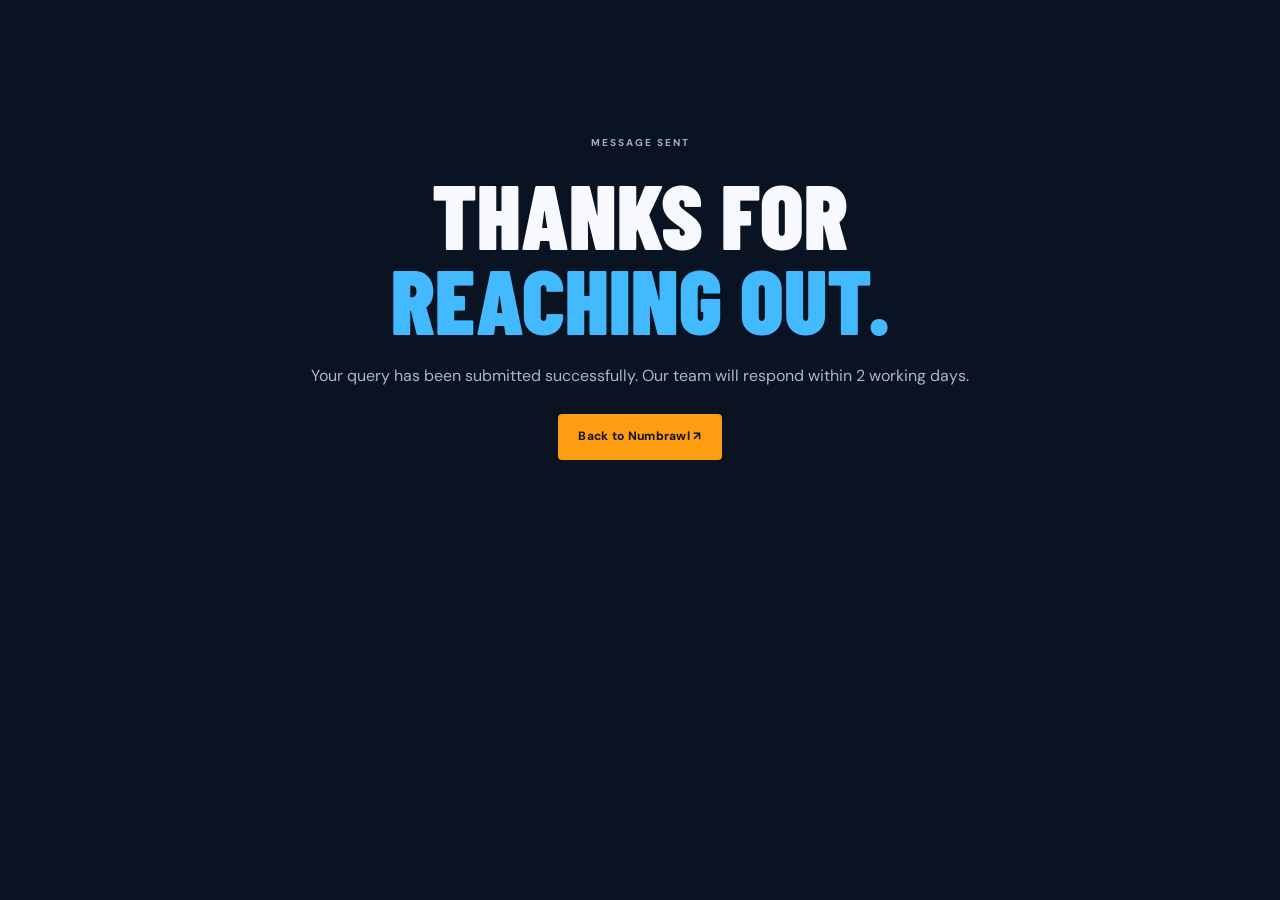
<file: thank-you.html>
<!doctype html><html lang="en"><head><meta charset="utf-8"><meta name="viewport" content="width=device-width,initial-scale=1"><title>Thank You — Numbrawl</title><link rel="stylesheet" href="styles.css?v=29"><meta name="theme-color" content="#091321"><link rel="icon" href="assets/favicon.svg"></head><body><main class="thank-you"><div class="eyebrow">MESSAGE SENT</div><h1>THANKS FOR<br><span class="blue">REACHING OUT.</span></h1><p>Your query has been submitted successfully. Our team will respond within 2 working days.</p><a class="button button-primary" href="index.html">Back to Numbrawl ↗</a></main></body></html>
</file>
<file: styles.css>
@import url('https://fonts.googleapis.com/css2?family=Barlow+Condensed:wght@600;700;800;900&family=DM+Sans:wght@400;500;600;700;800&display=swap');
:root{--bg:#091321;--panel:#111e31;--panel2:#1b2940;--text:#f7f9ff;--muted:#aab6c9;--orange:#ff9d12;--blue:#43baff;--line:#26364d;--max:1180px}*{box-sizing:border-box}html{scroll-behavior:smooth;scroll-padding-top:90px}body{margin:0;background:var(--bg);color:var(--text);font-family:'DM Sans',Arial,sans-serif;line-height:1.65}a{color:inherit;text-decoration:none}.site-header{height:82px;padding:0 max(5vw,24px);display:flex;align-items:center;justify-content:space-between;border-bottom:1px solid #ffffff12;background:#091321ed;position:sticky;top:0;z-index:20;backdrop-filter:blur(14px)}.brand{display:flex;align-items:center;max-width:250px}.brand img{display:block;width:285px;max-height:74px;object-fit:contain;object-position:left center}.nav{display:flex;align-items:center;gap:30px;font-size:12px;font-weight:700;color:#d3dced}.nav a:hover,.footer-links a:hover{color:var(--blue)}.nav-cta{padding:10px 17px;border:1px solid #ff9d1280;color:var(--orange);border-radius:4px}.nav-cta:hover{background:var(--orange);color:#091321!important}.menu-toggle{display:none;background:none;border:0;padding:8px}.menu-toggle span{display:block;width:23px;height:2px;background:#fff;margin:5px}.section-wrap{width:min(var(--max),90%);margin:0 auto}.hero{display:grid;grid-template-columns:1fr 1fr;gap:50px;align-items:center;padding-top:75px;padding-bottom:82px;min-height:620px}.eyebrow{font-size:10px;font-weight:800;letter-spacing:2px;color:#9eacc1}.live-dot{display:inline-block;width:7px;height:7px;border-radius:50%;background:var(--orange);margin-right:9px;box-shadow:0 0 12px var(--orange)}h1,h2,h3{font-family:'Barlow Condensed',Impact,sans-serif;font-weight:900;line-height:.95;margin:0}.hero h1{font-size:clamp(66px,8vw,112px);letter-spacing:-1px;margin:22px 0 14px}.orange,.accent{color:var(--orange)}.blue{color:var(--blue)}.hero-tagline{font-size:25px;letter-spacing:.2px;color:#e8eef9;margin:0 0 17px}.hero-description{max-width:510px;color:var(--muted);font-size:14px}.hero-actions{display:flex;align-items:center;gap:25px;margin-top:28px}.button{display:inline-flex;align-items:center;justify-content:center;gap:15px;padding:13px 20px;font-size:12px;font-family:'DM Sans',Arial,sans-serif;font-weight:800;letter-spacing:.3px;border:0;cursor:pointer;border-radius:4px}.button-primary{background:var(--orange);color:#111827;transition:transform .2s,filter .2s}.button-primary:hover{transform:translateY(-2px);filter:brightness(1.1)}.text-link{font-size:12px;font-weight:800;color:#dce5f3}.text-link span{color:var(--blue);padding-left:7px}.hero-ops{display:flex;align-items:center;gap:12px;margin-top:48px;color:var(--orange);font-family:'Barlow Condensed';font-size:25px;font-weight:900}.hero-ops span:nth-child(even){color:var(--blue)}.hero-ops small{font:800 8px 'DM Sans';letter-spacing:1.5px;color:#71819a;margin-left:8px}.hero-visual{min-height:465px;position:relative;overflow:hidden;border:1px solid #2d4565;border-radius:16px;background:radial-gradient(ellipse at 50% 48%,#173a63 0,#0d1c32 50%,#091321 78%);display:flex;align-items:center;justify-content:center;box-shadow:0 22px 70px #0005}.hero-visual:before,.hero-visual:after{content:"";position:absolute;width:330px;height:330px;border:1px solid #43baff38;border-radius:50%;transform:rotate(-25deg) scaleX(1.4)}.hero-visual:after{width:390px;height:250px;border-color:#ff9d1245;transform:rotate(35deg) scaleX(1.3)}.visual-top,.visual-bottom{position:absolute;left:22px;right:22px;display:flex;align-items:center;justify-content:space-between;font-size:9px;font-weight:900;letter-spacing:1.5px;color:#9fb1ca;z-index:2}.visual-top{top:19px}.visual-bottom{bottom:20px}.visual-bottom strong{font:900 27px 'Barlow Condensed';color:#fff;text-shadow:0 0 16px #43baff}.status-pill{padding:6px 9px;border:1px solid #43baff65;color:var(--blue);border-radius:30px}.app-icon{width:min(68%,320px);aspect-ratio:1;object-fit:cover;border-radius:25%;position:relative;z-index:1;box-shadow:0 18px 55px #0009}.floating-equation{position:absolute;z-index:3;background:#101d31eF;border:1px solid #ffffff2b;padding:9px 13px;font:800 20px 'Barlow Condensed';box-shadow:0 8px 25px #0007}.floating-equation b{color:var(--orange)}.eq-a{left:16px;top:30%}.eq-b{right:14px;bottom:28%}.ticker{overflow:hidden;background:linear-gradient(90deg,#ff9d12,#ffc04b);color:#101827;padding:12px 0;white-space:nowrap}.ticker-track{display:flex;align-items:center;justify-content:space-around;gap:30px;min-width:1000px;font-family:'Barlow Condensed';font-size:17px;font-weight:900;letter-spacing:1.7px}.ticker-track b{font-size:13px}.section{padding-top:100px;padding-bottom:105px}.section-heading{display:flex;justify-content:space-between;align-items:end;gap:30px;margin-bottom:38px}.section-heading h2,.download-copy h2{font-size:clamp(48px,6vw,76px);letter-spacing:-.5px;margin:13px 0 0}.section-heading>p{max-width:350px;color:var(--muted);font-size:13px;margin:0 0 4px}.mode-showcase{display:grid;gap:18px}.mode-feature{display:grid;grid-template-columns:.85fr 1.15fr;gap:32px;align-items:center;padding:24px;background:var(--panel);border:1px solid var(--line);border-radius:9px}.mode-feature.reverse{grid-template-columns:1.15fr .85fr}.mode-feature.reverse .mode-copy{order:2}.mode-feature.reverse img{order:1}.mode-feature img{display:block;width:100%;max-height:490px;object-fit:contain;object-position:center;border-radius:5px;background:#080f1b}.mode-copy{padding:18px 22px}.mode-kicker{font-size:9px;font-weight:900;letter-spacing:2px;color:var(--blue)}.mode-copy h3{font-size:clamp(45px,5vw,65px);margin:16px 0}.mode-copy p{font-size:13px;color:var(--muted);max-width:420px}.mode-copy ul{padding-left:18px;color:#d4deed;font-size:12px}.mode-copy li{padding:4px 0}.challenge-section{background:#0d1a2c;padding:95px 0 100px;border-top:1px solid var(--line);border-bottom:1px solid var(--line)}.challenge-grid{display:grid;grid-template-columns:repeat(3,1fr);gap:14px}.challenge-grid article{position:relative;overflow:hidden;padding:26px;background:#15243a;border:1px solid #2c405d;min-height:175px}.challenge-grid article>span{font:800 11px 'DM Sans';color:#7f92ad;letter-spacing:1px}.challenge-grid h3{font-size:38px;margin:22px 0 5px}.challenge-grid p{font-size:12px;color:var(--muted);margin:0}.challenge-highlight{border-color:#ff9d1280!important;background:linear-gradient(135deg,#332714,#17263b)!important}.challenge-highlight h3{color:var(--orange)}.timer-strip{display:flex;align-items:center;gap:17px;margin-top:20px;padding:19px 22px;border:1px solid #2c405d;background:#111f33}.timer-symbol{font-size:28px;color:var(--blue)}.timer-strip strong{font-size:10px;letter-spacing:1.5px}.timer-strip p{font-size:12px;color:var(--muted);margin:3px 0 0}.timer-options{margin-left:auto;display:flex;gap:8px}.timer-options b{font-size:10px;padding:8px 12px;border:1px solid #526783;color:#eaf2ff;border-radius:3px}.operations{display:flex;align-items:center;gap:18px;margin-top:28px}.operations span{font:900 28px 'Barlow Condensed';color:var(--orange)}.operations span:nth-child(even){color:var(--blue)}.operations p{font-size:9px;font-weight:900;letter-spacing:1.5px;color:#8ea0ba;margin-left:5px}.download-band{display:grid;grid-template-columns:1fr 260px;align-items:center;gap:40px;padding-top:100px;padding-bottom:100px}.download-copy h2{font-size:clamp(58px,7vw,86px);margin:17px 0}.download-copy p{color:var(--muted);font-size:13px;max-width:490px;margin-bottom:25px}.qr-panel{justify-self:center;text-align:center;display:flex;flex-direction:column;align-items:center;gap:8px}.qr-frame{padding:12px;background:#fff;width:160px;height:160px;display:grid;place-items:center}.qr-frame img{width:100%;height:100%;object-fit:contain}.qr-panel strong{font-size:10px;letter-spacing:2px}.qr-panel>span{font-size:10px;color:var(--muted)}.site-footer{border-top:1px solid var(--line);padding:36px max(5vw,24px) 18px;background:#07101d}.footer-main{display:flex;justify-content:space-between;align-items:center;gap:25px}.footer-brand img{width:220px}.footer-main p{color:var(--muted);font-size:11px;margin:4px 0}.footer-links{display:flex;justify-content:flex-end;flex-wrap:wrap;gap:12px 22px;font-size:10px;color:#c0ccdd}.footer-bottom{border-top:1px solid #26364d;margin-top:25px;padding-top:15px;display:flex;justify-content:space-between;color:#7788a1;font-size:10px}.page-hero{padding:75px 0 52px;border-bottom:1px solid var(--line);background:radial-gradient(ellipse at 80% 20%,#15375b88,transparent 43%)}.page-hero h1{font-size:clamp(55px,8vw,88px);margin:18px 0}.page-hero p{max-width:650px;color:var(--muted);font-size:14px;margin:0}.content-wrap{width:min(850px,90%);margin:0 auto;padding:55px 0 90px}.content-wrap h2{font:900 30px 'Barlow Condensed';margin:34px 0 10px}.content-wrap h2:first-child{margin-top:0}.content-wrap h3{font-size:16px;margin:23px 0 7px}.content-wrap p,.content-wrap li{font-size:13px;color:#c3cede}.content-wrap ul{padding-left:22px}.content-wrap li{margin:7px 0}.content-wrap a:not(.button){color:var(--blue)}.notice{border:1px solid #6e592a;background:#282319;padding:17px 19px;color:#e8d7a6;font-size:12px;margin-bottom:27px}.contact-layout{display:grid;grid-template-columns:.8fr 1.2fr;gap:55px}.contact-layout h2{font-size:40px}.contact-card{background:var(--panel);border:1px solid var(--line);padding:22px;margin-top:25px}.contact-card p{margin:5px 0}.contact-card a{color:var(--orange)!important;font-weight:700}.contact-form{display:flex;flex-direction:column;gap:9px;background:var(--panel);border:1px solid var(--line);padding:26px;border-radius:7px}.contact-form label{font-size:11px;font-weight:800;color:#dbe5f4;margin-top:5px}.contact-form input,.contact-form select,.contact-form textarea{width:100%;background:#0a1525;border:1px solid #344963;border-radius:4px;padding:12px;color:#fff;font:13px 'DM Sans';outline:none}.contact-form input:focus,.contact-form select:focus,.contact-form textarea:focus{border-color:var(--blue)}.contact-form textarea{resize:vertical}.contact-form .button{align-self:flex-start;margin-top:9px}.form-note,.small-note{font-size:10px!important;color:#8192aa!important}.form-note a{color:var(--blue)!important}.about-callout{display:flex;gap:20px;align-items:center;padding:20px;background:#12253c;border:1px solid #294766;margin:30px 0}.callout-symbol{font:900 28px 'Barlow Condensed';color:var(--orange);white-space:nowrap}.about-callout strong{font-size:10px;letter-spacing:1.5px}.about-callout p{margin:4px 0 0}.about-eyebrow{margin-top:50px}.back-link{display:inline-block;color:var(--orange)!important;font-size:12px;font-weight:700;margin-top:25px}.download-page{text-align:center;max-width:700px;margin:auto}.download-page .qr-frame{margin:28px auto 15px;width:190px;height:190px}.download-page .button{margin-top:15px}.placeholder-label{display:inline-block;background:#393020;color:#f5c342;padding:6px 10px;font-size:9px;letter-spacing:1px;font-weight:800;margin-top:15px}.thank-you{width:min(700px,90%);margin:15vh auto;text-align:center}.thank-you h1{font-size:clamp(55px,9vw,90px);margin:20px 0}.thank-you p{color:var(--muted);margin-bottom:25px}
@media(max-width:850px){.hero{grid-template-columns:1fr;gap:38px;padding-top:60px}.hero-copy{max-width:680px}.hero-visual{min-height:420px;width:min(100%,650px);justify-self:center}.section-heading{align-items:start}.section-heading>p{max-width:280px}.mode-feature,.mode-feature.reverse{grid-template-columns:.9fr 1.1fr;gap:15px}.mode-copy{padding:10px}.contact-layout{gap:25px}.footer-main{align-items:flex-start}}
@media(max-width:620px){.site-header{height:68px;padding-inline:5%}.brand img{width:220px;max-height:58px}.menu-toggle{display:block}.nav{display:none;position:absolute;top:67px;left:0;right:0;background:#0b1728;border-bottom:1px solid var(--line);padding:15px 5%;flex-direction:column;align-items:stretch;gap:0}.nav.open{display:flex}.nav a{padding:12px 0;border-bottom:1px solid #26364d}.nav .nav-cta{margin-top:12px;text-align:center;padding:12px}.hero{padding-top:48px;padding-bottom:55px;min-height:0}.hero h1{font-size:clamp(67px,18vw,100px)}.hero-tagline{font-size:21px}.hero-description{font-size:13px}.hero-actions{gap:17px;flex-wrap:wrap}.hero-ops{margin-top:34px;gap:9px}.hero-ops small{font-size:7px;letter-spacing:1px}.hero-visual{min-height:340px}.app-icon{width:62%;max-width:245px}.floating-equation{font-size:15px;padding:7px 9px}.eq-a{left:8px}.eq-b{right:8px}.section{padding-top:72px;padding-bottom:76px}.section-heading{display:block;margin-bottom:27px}.section-heading>p{margin-top:16px}.section-heading h2{font-size:56px}.mode-feature,.mode-feature.reverse{grid-template-columns:1fr;gap:18px;padding:15px}.mode-feature.reverse .mode-copy,.mode-feature.reverse img{order:initial}.mode-copy{padding:8px}.mode-copy h3{font-size:52px;margin:12px 0}.mode-feature img{max-height:520px}.challenge-section{padding:72px 0}.challenge-grid{grid-template-columns:1fr;gap:9px}.challenge-grid article{min-height:145px;padding:21px}.challenge-grid h3{margin:13px 0 4px}.timer-strip{flex-wrap:wrap;padding:16px}.timer-options{width:100%;margin:6px 0 0 44px}.operations{gap:12px;flex-wrap:wrap}.operations p{width:100%;margin:0}.download-band{grid-template-columns:1fr;gap:35px;padding-top:72px;padding-bottom:72px}.download-copy h2{font-size:68px}.qr-panel{justify-self:start}.footer-main{display:block}.footer-links{justify-content:flex-start;margin-top:18px;gap:12px 16px}.footer-bottom{gap:8px;flex-direction:column}.page-hero{padding:52px 0 38px}.content-wrap{padding:38px 0 65px}.contact-layout{grid-template-columns:1fr;gap:30px}.contact-form{padding:19px}.contact-layout h2{font-size:36px}.about-callout{align-items:flex-start;flex-direction:column;gap:7px}}
@media(prefers-reduced-motion:reduce){html{scroll-behavior:auto}*,*::before,*::after{transition:none!important}}

/* V3 responsive navigation, event feature and stronger logo */
.nav{gap:25px}.nav a{white-space:nowrap}.site-header{min-height:88px}
.event-feature{display:grid;grid-template-columns:1fr .9fr;gap:28px;align-items:center;margin:28px auto 10px;padding:30px 34px;border:1px solid #29415f;border-radius:12px;background:linear-gradient(110deg,#10223a,#101a2a 62%,#172d48);overflow:hidden}
.event-feature-copy h2{font:900 clamp(35px,4.5vw,58px)/.98 'Barlow Condensed';margin:13px 0}.event-feature-copy p{max-width:480px;color:var(--muted);font-size:13px}.event-feature-link{display:inline-flex;margin-top:10px;color:var(--orange);font-size:12px;font-weight:900}
.event-feature-art,.events-hero-art{position:relative;min-height:230px;display:flex;align-items:center;justify-content:center;overflow:hidden;background:radial-gradient(ellipse at center,#1b4770 0,#10233c 48%,transparent 75%)}
.event-feature-art img{width:180px;height:180px;object-fit:cover;border-radius:25%;z-index:2;box-shadow:0 15px 45px #0009}
.event-orbit{position:absolute;border:1px solid #4cbaff55;border-radius:50%;width:260px;height:130px;transform:rotate(-25deg)}.orbit-two{width:310px;height:180px;border-color:#ff9d1255;transform:rotate(28deg)}
.event-math{position:absolute;font:900 48px 'Barlow Condensed';color:var(--orange);text-shadow:0 0 20px #ff9d1270}.math-one{left:12%;top:14%}.math-two{right:12%;bottom:10%;color:var(--blue)}
.event-vs{position:absolute;z-index:3;font:900 24px 'Barlow Condensed';color:#fff;text-shadow:0 0 20px var(--blue);right:18%;top:42%}.event-art-label{position:absolute;bottom:8px;left:0;right:0;text-align:center;font-size:9px;font-weight:900;letter-spacing:2px;color:#b6c7df}
.events-hero{padding:65px 0 55px;border-bottom:1px solid var(--line);background:radial-gradient(ellipse at 80% 40%,#173b60 0,transparent 48%)}
.events-hero-inner{display:grid;grid-template-columns:1fr 1fr;align-items:center;gap:35px}.events-hero-copy h1{font-size:clamp(65px,8vw,100px);margin:18px 0}.events-hero-copy p{max-width:520px;color:var(--muted);font-size:14px}
.events-hero-art{min-height:350px;border:1px solid #29415f;border-radius:12px}.events-hero-art img{width:235px;height:235px;object-fit:cover;border-radius:25%;z-index:2;box-shadow:0 20px 60px #0009}
.event-status{display:inline-block;margin-top:14px;padding:7px 11px;border:1px solid #ff9d1277;color:var(--orange);font-size:9px;font-weight:900;letter-spacing:1.5px}
.event-coming-card{display:grid;grid-template-columns:130px 1fr auto;gap:25px;align-items:center;padding:28px;background:var(--panel);border:1px solid var(--line);border-radius:8px}.event-card-symbol{font:900 38px 'Barlow Condensed';color:var(--orange);letter-spacing:4px}.event-coming-card h3{font-size:35px;margin:9px 0}.event-coming-card p,.event-note p{font-size:13px;color:var(--muted);max-width:650px}.event-note{margin-top:28px;padding:25px;border-left:3px solid var(--blue);background:#101e31}.event-note strong{font-size:14px}
@media(max-width:850px){.brand img{width:245px}.nav{gap:14px}.event-feature{grid-template-columns:1fr 1fr;padding:24px}.events-hero-inner{grid-template-columns:1fr 1fr}.event-coming-card{grid-template-columns:90px 1fr}.event-coming-card>.event-status{grid-column:2;justify-self:start}}
@media(max-width:620px){.site-header{height:76px;min-height:76px}.brand img{width:220px;max-height:58px}.nav{top:75px}.event-feature{grid-template-columns:1fr;padding:23px 20px;margin-top:18px}.event-feature-art{min-height:190px}.event-feature-art img{width:145px;height:145px}.events-hero{padding:45px 0 35px}.events-hero-inner{grid-template-columns:1fr;gap:18px}.events-hero-art{min-height:260px}.events-hero-art img{width:180px;height:180px}.event-coming-card{grid-template-columns:1fr;gap:12px;padding:20px}.event-coming-card>.event-status{grid-column:auto}.event-coming-card h3{font-size:30px}}


/* V4 marketing refresh */
.v4-modes{display:grid;grid-template-columns:repeat(3,minmax(0,1fr));gap:16px}
.v4-mode{display:flex;flex-direction:column;overflow:hidden;padding:25px 20px 0;border:1px solid #304560;border-radius:12px;background:linear-gradient(145deg,#172941,#0d1929);min-width:0}
.v4-mode h3{font:900 clamp(31px,3vw,45px)/.98 'Barlow Condensed',sans-serif;margin:20px 0 12px}
.v4-mode>p{font-size:13px;color:#e5eefc;min-height:42px}
.v4-mode ul{font-size:12px;line-height:1.7;color:#b5c5d9;padding-left:18px;margin:15px 0 24px}
.v4-mode li{padding:3px 0}
.v4-pvp{background:linear-gradient(145deg,#28263b,#111a2a);border-color:#685031}
.v4-cpu{background:linear-gradient(145deg,#12334c,#0c1829)}
.v4-screen{margin:auto -20px 0;display:flex;justify-content:center;padding:12px 15px 0;background:radial-gradient(ellipse at bottom,#244563,transparent 72%)}
.v4-screen img{display:block;width:100%;max-width:230px;height:275px;object-fit:contain;object-position:bottom;filter:drop-shadow(0 12px 24px #0009)}
.v4-cpu-art{margin:auto -20px 0;height:275px;display:flex;flex-direction:column;align-items:center;justify-content:center;gap:22px;background:radial-gradient(ellipse at center,#1d4d70,#0b1929 72%);border-top:1px solid #ffffff15}
.v4-cpu-art strong{font:900 36px 'Barlow Condensed';color:white}.v4-cpu-art em{font-style:normal;color:var(--orange)}
.v4-cpu-art span{font:900 42px 'Barlow Condensed';color:var(--blue)}
.v4-progress{padding:95px 0;background:linear-gradient(120deg,#13253a,#0a1423);border-top:1px solid #2b3c52;border-bottom:1px solid #2b3c52}
.v4-progress-grid{display:grid;grid-template-columns:1.3fr .7fr;gap:60px;align-items:center}
.v4-progress h2{font:900 clamp(42px,5vw,68px)/.98 'Barlow Condensed';margin:18px 0}
.v4-progress p{font-size:14px;line-height:1.8;color:var(--muted);max-width:590px}
.v4-steps{display:flex;align-items:center;flex-wrap:wrap;gap:10px;margin-top:24px}
.v4-steps span{font-size:10px;font-weight:900;letter-spacing:1px;border:1px solid #426080;border-radius:4px;padding:10px}
.v4-steps b{color:var(--orange)}
.v4-stamp{padding:32px 20px;border:1px solid #ff9d1280;text-align:center;font:900 clamp(22px,2.8vw,34px)/1.15 'Barlow Condensed';letter-spacing:1px}
.v4-stamp strong{color:var(--orange)}
@media(max-width:900px){.v4-modes{grid-template-columns:repeat(2,minmax(0,1fr))}.v4-cpu{grid-column:1/-1}.v4-progress-grid{gap:30px}}
@media(max-width:620px){.v4-modes{grid-template-columns:1fr}.v4-cpu{grid-column:auto}.v4-progress{padding:65px 0}.v4-progress-grid{grid-template-columns:1fr}.v4-mode h3{font-size:44px}.v4-mode>p{min-height:0}}


/* V5: intentional labelled mobile screen placeholders */
.v4-screen{min-height:300px;align-items:flex-end}
.v5-phone{width:176px;height:285px;padding:9px 8px 0;border:2px solid #71849d;border-bottom:0;border-radius:27px 27px 0 0;background:linear-gradient(150deg,#2d3e54,#090f1b);box-shadow:0 12px 32px #0009;display:flex;flex-direction:column;align-items:center}
.v5-speaker{width:42px;height:5px;border-radius:8px;background:#050b12;margin:1px auto 9px;flex:none}
.v5-display{height:100%;width:100%;border:1px dashed #57bfff99;border-radius:13px 13px 0 0;background:linear-gradient(155deg,#173956,#0c1929);display:flex;flex-direction:column;align-items:center;justify-content:center;gap:15px;padding:12px;text-align:center}
.v5-display>span{font-size:9px;letter-spacing:1px;font-weight:900;color:#6bcaff;border:1px solid #6bcaff77;border-radius:20px;padding:7px}
.v5-display strong{font:900 23px/1.1 'Barlow Condensed';color:#fff}
.v5-display small{font-size:9px;color:#a6b9d0}
.v5-pvp{background:linear-gradient(155deg,#3b2b1c,#111a2b);border-color:#ff9d1280}
.v5-pvp>span{color:#ffb04c;border-color:#ff9d1280}
.v5-analysis{padding:100px 0;background:radial-gradient(ellipse at 15% 50%,#17324e,transparent 55%),#0b1727;border-top:1px solid #2c4059;border-bottom:1px solid #2c4059}
.v5-analysis-grid{display:grid;grid-template-columns:1fr 1fr;gap:65px;align-items:center}
.v5-analysis h2{font:900 clamp(42px,5vw,64px)/1 'Barlow Condensed';margin:20px 0}
.v5-analysis p{font-size:13px;line-height:1.8;color:var(--muted)}
.v5-analysis-tag{display:inline-block;margin-top:20px;border-left:3px solid var(--orange);padding:14px;background:#152a43;font-size:11px;font-weight:900;letter-spacing:.6px}
.v5-analysis-points{border-top:1px solid #ffffff26}
.v5-analysis-points article{display:grid;grid-template-columns:40px 1fr;gap:14px;padding:23px 0;border-bottom:1px solid #ffffff26}
.v5-analysis-points article>span{font:900 25px 'Barlow Condensed';color:var(--orange)}
.v5-analysis-points h3{font-size:14px;margin:3px 0 8px;letter-spacing:.5px}
.v5-analysis-points p{margin:0}
@media(max-width:760px){.v5-analysis{padding:70px 0}.v5-analysis-grid{grid-template-columns:1fr;gap:30px}}


/* V5 peer review: desktop readability and mobile swipe cards */
@media (min-width: 769px) {
  .content-wrap p,.content-wrap li{font-size:16px;line-height:1.85}
  .content-wrap h3{font-size:19px}
  .hero-description,.page-hero p,.section-heading>p,.download-copy p,.v4-progress p,.v5-analysis p{font-size:16px;line-height:1.8}
  .v4-mode>p,.v4-mode ul{font-size:15px;line-height:1.75}
  .challenge-grid p,.timer-strip p{font-size:15px}
  .contact-form label{font-size:14px}
  .contact-form input,.contact-form select,.contact-form textarea{font-size:15px}
  .footer-main p,.footer-links{font-size:13px}
}
@media (max-width: 620px) {
  #modes .v4-modes{display:flex;overflow-x:auto;gap:14px;scroll-snap-type:x mandatory;scroll-padding-inline:5%;padding:0 5% 14px;margin:0 -5%;overscroll-behavior-inline:contain;-webkit-overflow-scrolling:touch;scrollbar-width:thin}
  #modes .v4-mode{flex:0 0 min(84vw,340px);scroll-snap-align:start}
  #modes .v4-mode h3{font-size:39px}
  #modes .v4-screen{min-height:255px}
  #modes .v5-phone{height:255px}
  #modes .v4-mode>p{min-height:0}
  .v5-swipe-hint{display:flex;justify-content:center;align-items:center;gap:9px;color:var(--muted);font-size:12px;font-weight:700;margin:14px 0 0}
}
@media (min-width: 621px){.v5-swipe-hint{display:none}}
/* Desktop download reminder; placeholder QR is not a live store code */
@media (min-width: 1250px){
  .v5-qr-dock{position:fixed;right:12px;top:50%;transform:translateY(-50%);z-index:19;display:flex;flex-direction:column;align-items:center;gap:7px;background:#101e31f5;border:1px solid #36506b;border-radius:9px;padding:11px;box-shadow:0 10px 30px #0007;text-align:center;width:120px}
  .v5-qr-dock img{width:92px;height:92px;background:white;padding:5px;object-fit:contain}
  .v5-qr-dock strong{font-size:10px;line-height:1.4}
  .v5-qr-dock small{font-size:9px;color:var(--muted)}
}
@media (max-width: 1249px){.v5-qr-dock{display:none}}

/* Featured game artwork */
.v5-feature-graphic{padding-top:22px;padding-bottom:28px}
.v5-feature-graphic img{display:block;width:100%;height:auto;border-radius:12px;border:1px solid #29405e;box-shadow:0 18px 55px #0005}
@media(max-width:620px){.v5-feature-graphic{padding-top:12px;padding-bottom:18px}.v5-feature-graphic img{border-radius:7px}}

/* V6: integrated feature artwork, consistent nav/footer and mobile download */
.v6-feature-hero{min-height:0;aspect-ratio:16/10;overflow:hidden;position:relative;background:#0b1727}
.v6-feature-hero:before,.v6-feature-hero:after{display:none}
.v6-feature-art{display:block;width:100%;height:100%;object-fit:contain}
.v6-feature-caption{position:absolute;bottom:0;left:0;right:0;padding:6px 10px;text-align:center;background:#07101dcc;color:#eaf2ff;font-size:10px;font-weight:800;letter-spacing:1.6px}
.site-footer .footer-links{align-items:center}
.site-footer .footer-bottom a{color:inherit;text-decoration:underline;text-underline-offset:2px}
.v6-mobile-download{display:none}
@media(max-width:620px){
 .v6-feature-hero{min-height:0;aspect-ratio:16/9;width:100%}
 .v6-feature-caption{font-size:9px}
 .v6-mobile-download{display:flex;position:fixed;bottom:12px;right:12px;z-index:25;background:var(--orange);color:#091321;font-size:12px;font-weight:900;padding:11px 16px;border-radius:24px;box-shadow:0 5px 20px #0009;gap:10px}
 .site-footer{padding-bottom:75px}
}
@media(prefers-reduced-motion:reduce){#modes .v4-modes{scroll-behavior:auto}}

/* Hero feature graphic and first PvP card artwork */
.v7-pvp-art{align-items:center;min-height:300px;background:radial-gradient(ellipse at 50% 70%,#3e405e,#161c2d 68%);padding:15px}
.v7-pvp-art img{display:block;width:min(100%,245px);height:265px;object-fit:contain;filter:drop-shadow(0 12px 20px #0009);border-radius:22px}
@media(max-width:620px){.v7-pvp-art{min-height:255px}.v7-pvp-art img{height:235px;width:min(100%,230px)}}

/* Full-width Facebook-style feature cover */
.v8-cover{width:100%;height:clamp(190px,28vw,430px);overflow:hidden;background:#091321}
.v8-cover img{display:block;width:100%;height:100%;object-fit:cover;object-position:center center}
.v8-hero-copy{display:block;min-height:0;padding-top:45px;padding-bottom:42px}
.v8-hero-copy .hero-copy{max-width:850px}
@media(max-width:620px){.v8-cover{height:clamp(155px,42vw,250px)}.v8-cover img{object-position:center center}.v8-hero-copy{padding-top:30px;padding-bottom:30px}}

/* V9: compact cover, allowing hero copy in the initial viewport */
.v8-cover{height:clamp(145px,18vw,260px)}
.v8-cover img{object-fit:cover;object-position:center 39%}
.v8-hero-copy{padding-top:26px;padding-bottom:26px}
.v8-hero-copy .hero-copy{max-width:920px}
@media(max-width:620px){
 .v8-cover{height:clamp(105px,31vw,170px)}
 .v8-cover img{object-position:center 38%}
 .v8-hero-copy{padding-top:18px;padding-bottom:20px}
}

/* V10: scale entire banner image; never crop the artwork */
.v8-cover{height:auto;max-height:none;overflow:visible;background:#091321}
.v8-cover img{display:block;width:100%;height:auto;max-height:none;object-fit:contain;object-position:center}
@media(max-width:620px){.v8-cover{height:auto;max-height:none}.v8-cover img{width:100%;height:auto;max-height:none;object-fit:contain}}

/* V11: narrower centered cover graphic, with full artwork visible */
.v8-cover{width:min(100% - 40px,1050px);margin:20px auto 0;height:auto;max-height:none;overflow:visible;border-radius:12px}
.v8-cover img{width:100%;height:auto;object-fit:contain;border-radius:12px}
@media(max-width:620px){.v8-cover{width:calc(100% - 24px);margin:12px auto 0;border-radius:8px}.v8-cover img{border-radius:8px}}

/* V12: match the supplied 2048 x 713 reference frame without cropping */
.v8-cover{box-sizing:border-box;width:min(calc(100% - 40px),900px);aspect-ratio:2048/713;height:auto;max-height:none;margin:16px auto 0;overflow:hidden;border-radius:10px;background:#091321;display:flex;align-items:center;justify-content:center}
.v8-cover img{display:block;width:100%;height:100%;max-height:100%;object-fit:contain;object-position:center center;border-radius:0}
@media(max-width:620px){.v8-cover{width:calc(100% - 24px);aspect-ratio:2048/713;margin:10px auto 0;border-radius:7px}.v8-cover img{width:100%;height:100%;object-fit:contain}}

/* V13: requested 250px desktop banner height, artwork fully contained */
@media(min-width:621px){.v8-cover{height:250px;aspect-ratio:auto}.v8-cover img{width:100%;height:100%;object-fit:contain}}

/* Single-line hero heading, responsive font sizing */
.v14-hero-heading{white-space:nowrap;font-size:clamp(18px,4.1vw,58px);letter-spacing:-.035em}
@media(max-width:620px){.v14-hero-heading{font-size:clamp(15px,4.1vw,25px);letter-spacing:-.045em}}

/* V15: override legacy .hero h1 and narrow hero-copy rules */
.hero.v8-hero-copy .hero-copy{width:100%;max-width:none;min-width:0}
.hero.v8-hero-copy h1.v14-hero-heading{display:block;width:100%;max-width:100%;font-size:clamp(18px,3.5vw,52px);line-height:1.12;letter-spacing:-.035em;white-space:nowrap;overflow:visible}
.hero.v8-hero-copy h1.v14-hero-heading .orange{display:inline;white-space:nowrap}
@media(max-width:620px){.hero.v8-hero-copy h1.v14-hero-heading{font-size:clamp(12px,3.7vw,23px);letter-spacing:-.045em}}

/* V16: compact hero content and two-line desktop description */
.hero.v8-hero-copy{padding-top:18px;padding-bottom:20px}
.hero.v8-hero-copy h1.v14-hero-heading{margin:10px 0 8px}
.hero.v8-hero-copy .hero-description{max-width:none;margin-top:8px;margin-bottom:12px;font-size:clamp(13px,1.1vw,16px)}
.hero.v8-hero-copy .hero-actions{margin-top:12px}
@media(min-width:900px){.hero.v8-hero-copy .hero-description{white-space:nowrap;letter-spacing:-.015em}}
@media(max-width:899px){.v16-description-break{display:none}}
@media(max-width:620px){.hero.v8-hero-copy{padding-top:14px;padding-bottom:18px}.hero.v8-hero-copy .hero-description{white-space:normal}}

/* V17: align the new 2360x500 artwork with the 1180px content grid */
@media(min-width:621px){.v8-cover{width:min(90%,1180px);height:auto;aspect-ratio:2360/500;max-height:none}.v8-cover img{width:100%;height:100%;object-fit:contain}}
@media(max-width:620px){.v8-cover{width:90%;height:auto;aspect-ratio:2360/500}.v8-cover img{width:100%;height:100%;object-fit:contain}}

/* V18: original introduction, wider measure with natural two-line wrapping */
.hero.v8-hero-copy .hero-description{width:100%;max-width:1180px;white-space:normal;letter-spacing:normal;text-wrap:balance}
@media(min-width:900px){.hero.v8-hero-copy .hero-description{white-space:normal;font-size:clamp(14px,1.12vw,16px);line-height:1.5}}

/* V19: compact mode imagery beside each title */
.v19-mode-heading{display:flex;align-items:center;justify-content:space-between;gap:12px;min-width:0;margin:6px 0 14px}
.v19-mode-heading h3{margin:0;min-width:0;flex:1}
.v19-mode-icon,.v19-cpu-icon{width:82px;height:82px;flex:0 0 82px;object-fit:contain;border-radius:15px;background:#111c30}
.v19-cpu-icon{display:flex;align-items:center;justify-content:center;border:2px solid #488dff;color:#e5f0ff;font-size:20px;font-weight:900;letter-spacing:1px}
@media(max-width:620px){.v19-mode-icon,.v19-cpu-icon{width:68px;height:68px;flex-basis:68px}}

/* V20: uploaded mode artwork on the left of card titles */
.v20-mode-heading{display:flex;align-items:center;gap:16px;margin:10px 0 18px;min-width:0}
.v20-mode-heading h3{flex:1;min-width:0;margin:0;line-height:1.08}
.v20-mode-icon{display:block;width:108px;height:108px;flex:0 0 108px;object-fit:contain;border-radius:12px;background:transparent}
@media(max-width:900px){.v20-mode-heading{gap:10px}.v20-mode-icon{width:86px;height:86px;flex-basis:86px}}
@media(max-width:620px){.v20-mode-heading{gap:12px}.v20-mode-icon{width:96px;height:96px;flex-basis:96px}}

/* V21: enforce compact left-aligned mode icons and readable tagline */
#modes .v20-mode-heading{display:flex;flex-direction:row;align-items:center;gap:14px;min-width:0;margin:12px 0 18px}
#modes .v20-mode-heading .v20-mode-icon{display:block;box-sizing:border-box;width:112px!important;height:112px!important;max-width:112px!important;max-height:112px!important;min-width:112px;min-height:112px;flex:0 0 112px;object-fit:contain;object-position:center;border-radius:12px}
#modes .v20-mode-heading h3{flex:1;min-width:0;margin:0;font-size:clamp(28px,2.5vw,39px);line-height:1.04}
.hero-tagline{font-family:'DM Sans',Arial,sans-serif;font-size:clamp(19px,2.1vw,25px);font-weight:700;line-height:1.35;letter-spacing:0;color:#e8eef9}
@media(max-width:620px){#modes .v20-mode-heading .v20-mode-icon{width:112px!important;height:112px!important;max-width:112px!important;max-height:112px!important;flex-basis:112px}#modes .v20-mode-heading h3{font-size:clamp(26px,8vw,36px)}}

/* V22: improve visibility of analysis feature headings */
.v5-analysis-points h3{font-size:clamp(19px,1.65vw,24px);line-height:1.15;letter-spacing:.2px;margin:3px 0 9px}

/* V23: tighter difficulty cards after removing decorative numbering */
.challenge-grid article{min-height:0;padding:24px 26px}
.challenge-grid h3{margin:0 0 10px}
.challenge-grid p{margin:0}

/* V24: mobile first viewport finishes at the orange ticker; larger full banner */
@media(max-width:620px){
 .v8-cover{width:96%;margin:12px auto 0;aspect-ratio:2360/500;height:auto;overflow:hidden}
 .v8-cover img{width:100%;height:100%;object-fit:contain}
 .hero.v8-hero-copy{box-sizing:border-box;min-height:calc(100svh - 76px - 45px - 21vw - 12px);display:flex;align-items:center;padding-top:18px;padding-bottom:22px}
 .hero.v8-hero-copy .hero-copy{width:100%}
 .ticker{padding:11px 0}
 #modes{padding-top:65px}
}

/* V25: compact difficulty cards on desktop and mobile */
.challenge-grid article{min-height:0;padding:16px 20px}
.challenge-grid h3{font-size:clamp(30px,2.8vw,37px);margin:0 0 5px;line-height:1}
.challenge-grid p{font-size:12px;line-height:1.45}
@media(max-width:620px){.challenge-grid{gap:8px}.challenge-grid article{min-height:0;padding:13px 17px}.challenge-grid h3{font-size:31px;margin:0 0 4px}.challenge-grid p{font-size:12px;line-height:1.4}}

/* V26: mobile first viewport ends precisely after ticker */
@media(min-width:621px){.v26-first-screen{display:contents}}
@media(max-width:620px){
 .v26-first-screen{display:flex;flex-direction:column;min-height:calc(100svh - 76px)}
 .v26-first-screen .v8-cover{flex:0 0 auto}
 .v26-first-screen .hero.v8-hero-copy{flex:1 0 auto;min-height:0;display:flex;align-items:center;padding-top:14px;padding-bottom:18px}
 .v26-first-screen .ticker{flex:0 0 auto}
}

/* V27: remove forced mobile viewport stretching and blank space */
@media(max-width:620px){
 .v26-first-screen{display:block;min-height:0}
 .v26-first-screen .v8-cover{margin-top:12px;margin-bottom:0}
 .v26-first-screen .hero.v8-hero-copy{display:block;min-height:0;flex:none;padding-top:18px;padding-bottom:24px}
 .v26-first-screen .ticker{margin-top:0}
}

/* V28: separate mobile banner artwork with its own taller presentation */
@media(max-width:620px){
 .v8-cover{width:96%;height:auto;aspect-ratio:auto;max-height:none;margin:12px auto 0}
 .v8-cover picture{display:block;width:100%}
 .v8-cover picture img{display:block;width:100%;height:auto;max-height:none;object-fit:contain}
}

/* Shared brand consistency: semantic typography and keyboard focus */
:root{--font-display:'Barlow Condensed',Impact,sans-serif;--font-body:'DM Sans',Arial,sans-serif}
body,button,input,select,textarea{font-family:var(--font-body)}
h1,h2,h3{font-family:var(--font-display)}
.hero-tagline{font-family:var(--font-body)}
a:focus-visible,button:focus-visible,input:focus-visible,select:focus-visible,textarea:focus-visible{outline:2px solid var(--blue);outline-offset:3px}
.content-wrap h2,.content-wrap h3{line-height:1.2}
@media(max-width:620px){.content-wrap p,.content-wrap li{font-size:15px;line-height:1.7}.contact-form input,.contact-form select,.contact-form textarea{font-size:16px}}
</file>
